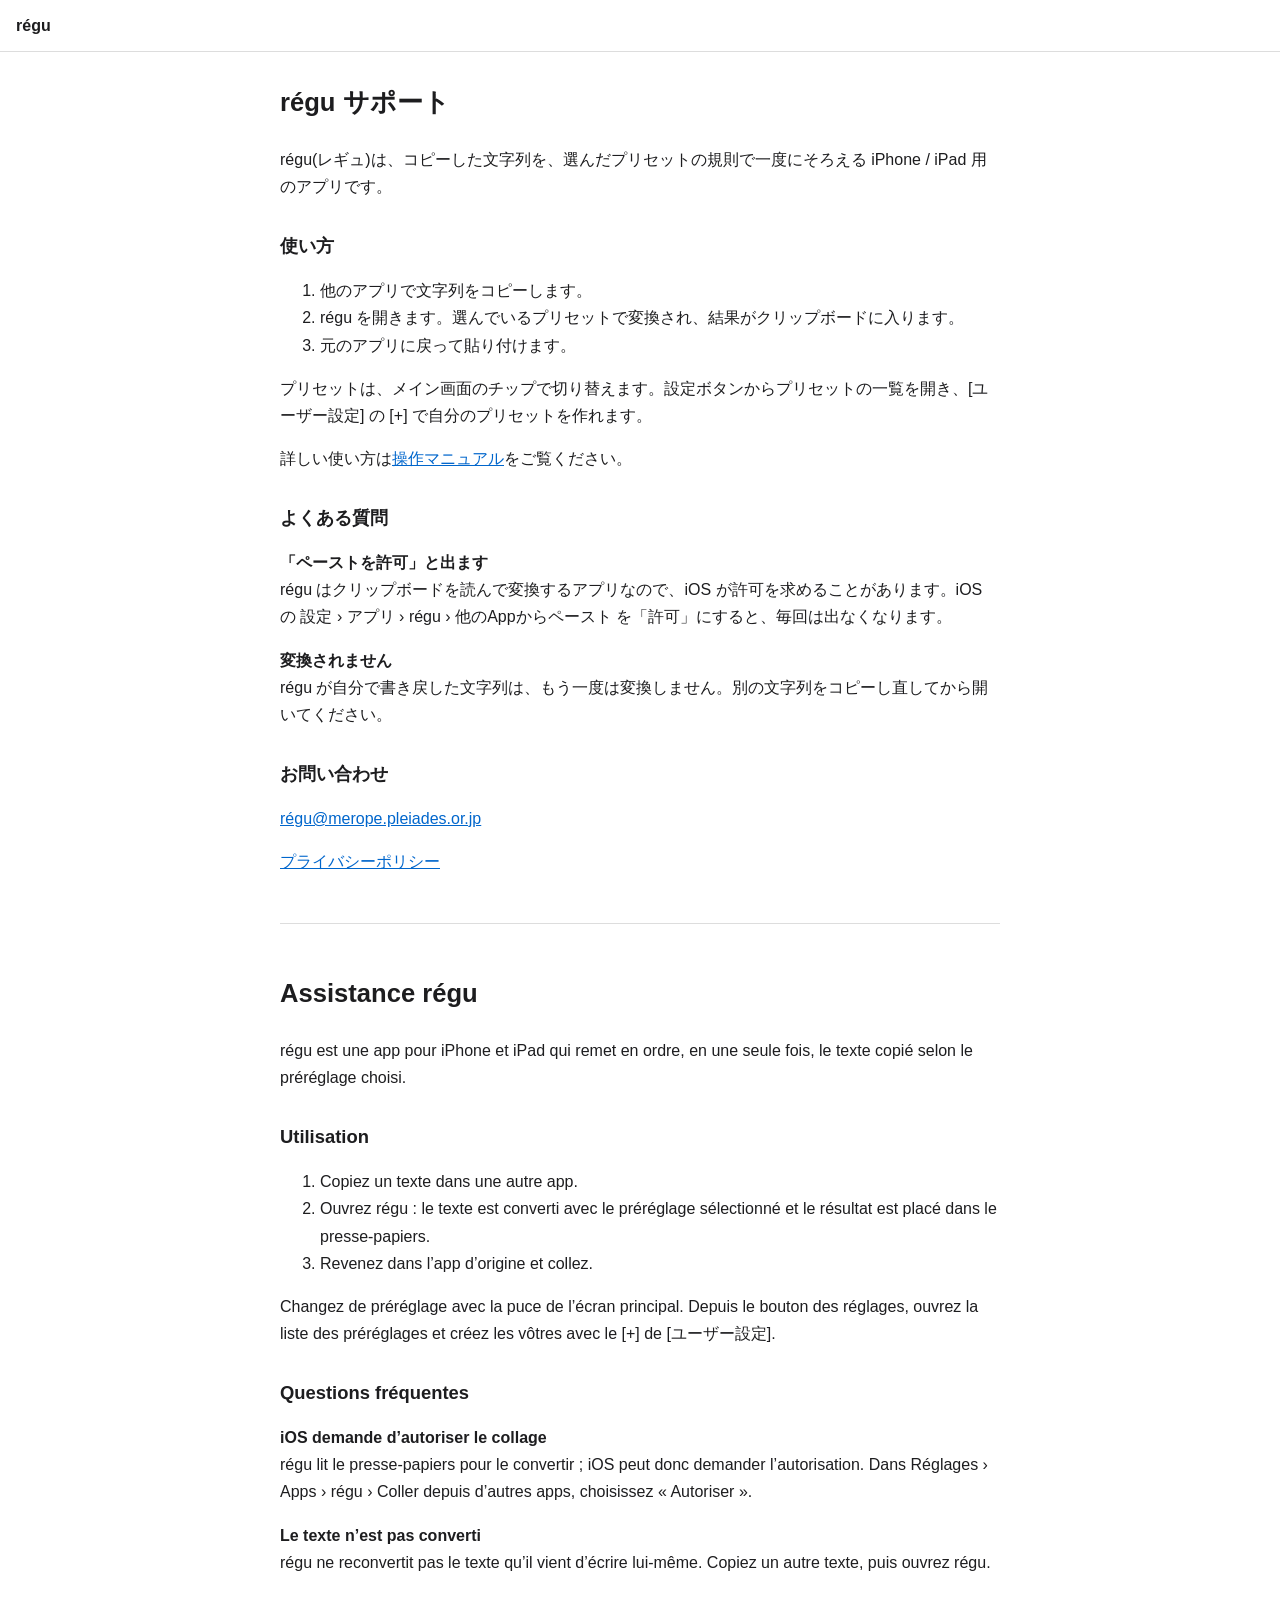
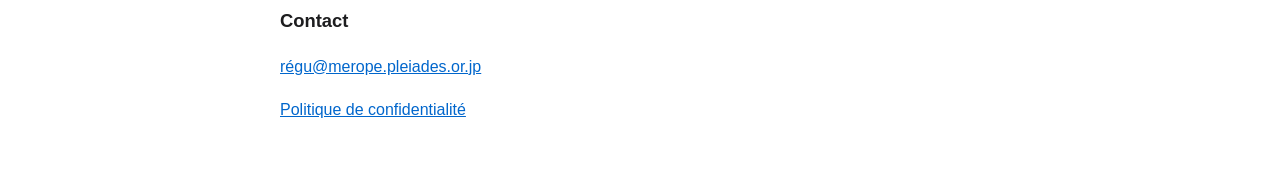
<file: docs/index.html>
<!DOCTYPE html>
<html lang="ja">
<head>
<meta charset="utf-8">
<meta name="viewport" content="width=device-width, initial-scale=1">
<title>régu — サポート / Assistance</title>
<link rel="stylesheet" href="site.css">
</head>
<body>
<header>régu</header>
<main>
<section lang="ja">
  <h1>régu サポート</h1>
  <p>régu(レギュ)は、コピーした文字列を、選んだプリセットの規則で一度にそろえる iPhone / iPad 用のアプリです。</p>
  <h2>使い方</h2>
  <ol>
    <li>他のアプリで文字列をコピーします。</li>
    <li>régu を開きます。選んでいるプリセットで変換され、結果がクリップボードに入ります。</li>
    <li>元のアプリに戻って貼り付けます。</li>
  </ol>
  <p>プリセットは、メイン画面のチップで切り替えます。設定ボタンからプリセットの一覧を開き、[ユーザー設定] の [+] で自分のプリセットを作れます。</p>
  <p>詳しい使い方は<a href="manual/">操作マニュアル</a>をご覧ください。</p>
  <h2>よくある質問</h2>
  <dl>
    <dt>「ペーストを許可」と出ます</dt>
    <dd>régu はクリップボードを読んで変換するアプリなので、iOS が許可を求めることがあります。iOS の 設定 › アプリ › régu › 他のAppからペースト を「許可」にすると、毎回は出なくなります。</dd>
    <dt>変換されません</dt>
    <dd>régu が自分で書き戻した文字列は、もう一度は変換しません。別の文字列をコピーし直してから開いてください。</dd>
  </dl>
  <h2>お問い合わせ</h2>
  <p><a href="mailto:régu@merope.pleiades.or.jp">régu@merope.pleiades.or.jp</a></p>
  <p><a href="privacy.html">プライバシーポリシー</a></p>
</section>
<hr>
<section lang="fr">
  <h1>Assistance régu</h1>
  <p>régu est une app pour iPhone et iPad qui remet en ordre, en une seule fois, le texte copié selon le préréglage choisi.</p>
  <h2>Utilisation</h2>
  <ol>
    <li>Copiez un texte dans une autre app.</li>
    <li>Ouvrez régu : le texte est converti avec le préréglage sélectionné et le résultat est placé dans le presse-papiers.</li>
    <li>Revenez dans l’app d’origine et collez.</li>
  </ol>
  <p>Changez de préréglage avec la puce de l’écran principal. Depuis le bouton des réglages, ouvrez la liste des préréglages et créez les vôtres avec le [+] de [ユーザー設定].</p>
  <h2>Questions fréquentes</h2>
  <dl>
    <dt>iOS demande d’autoriser le collage</dt>
    <dd>régu lit le presse-papiers pour le convertir ; iOS peut donc demander l’autorisation. Dans Réglages › Apps › régu › Coller depuis d’autres apps, choisissez « Autoriser ».</dd>
    <dt>Le texte n’est pas converti</dt>
    <dd>régu ne reconvertit pas le texte qu’il vient d’écrire lui-même. Copiez un autre texte, puis ouvrez régu.</dd>
  </dl>
  <h2>Contact</h2>
  <p><a href="mailto:régu@merope.pleiades.or.jp">régu@merope.pleiades.or.jp</a></p>
  <p><a href="privacy.html">Politique de confidentialité</a></p>
</section>
</main>
</body>
</html>
</file>
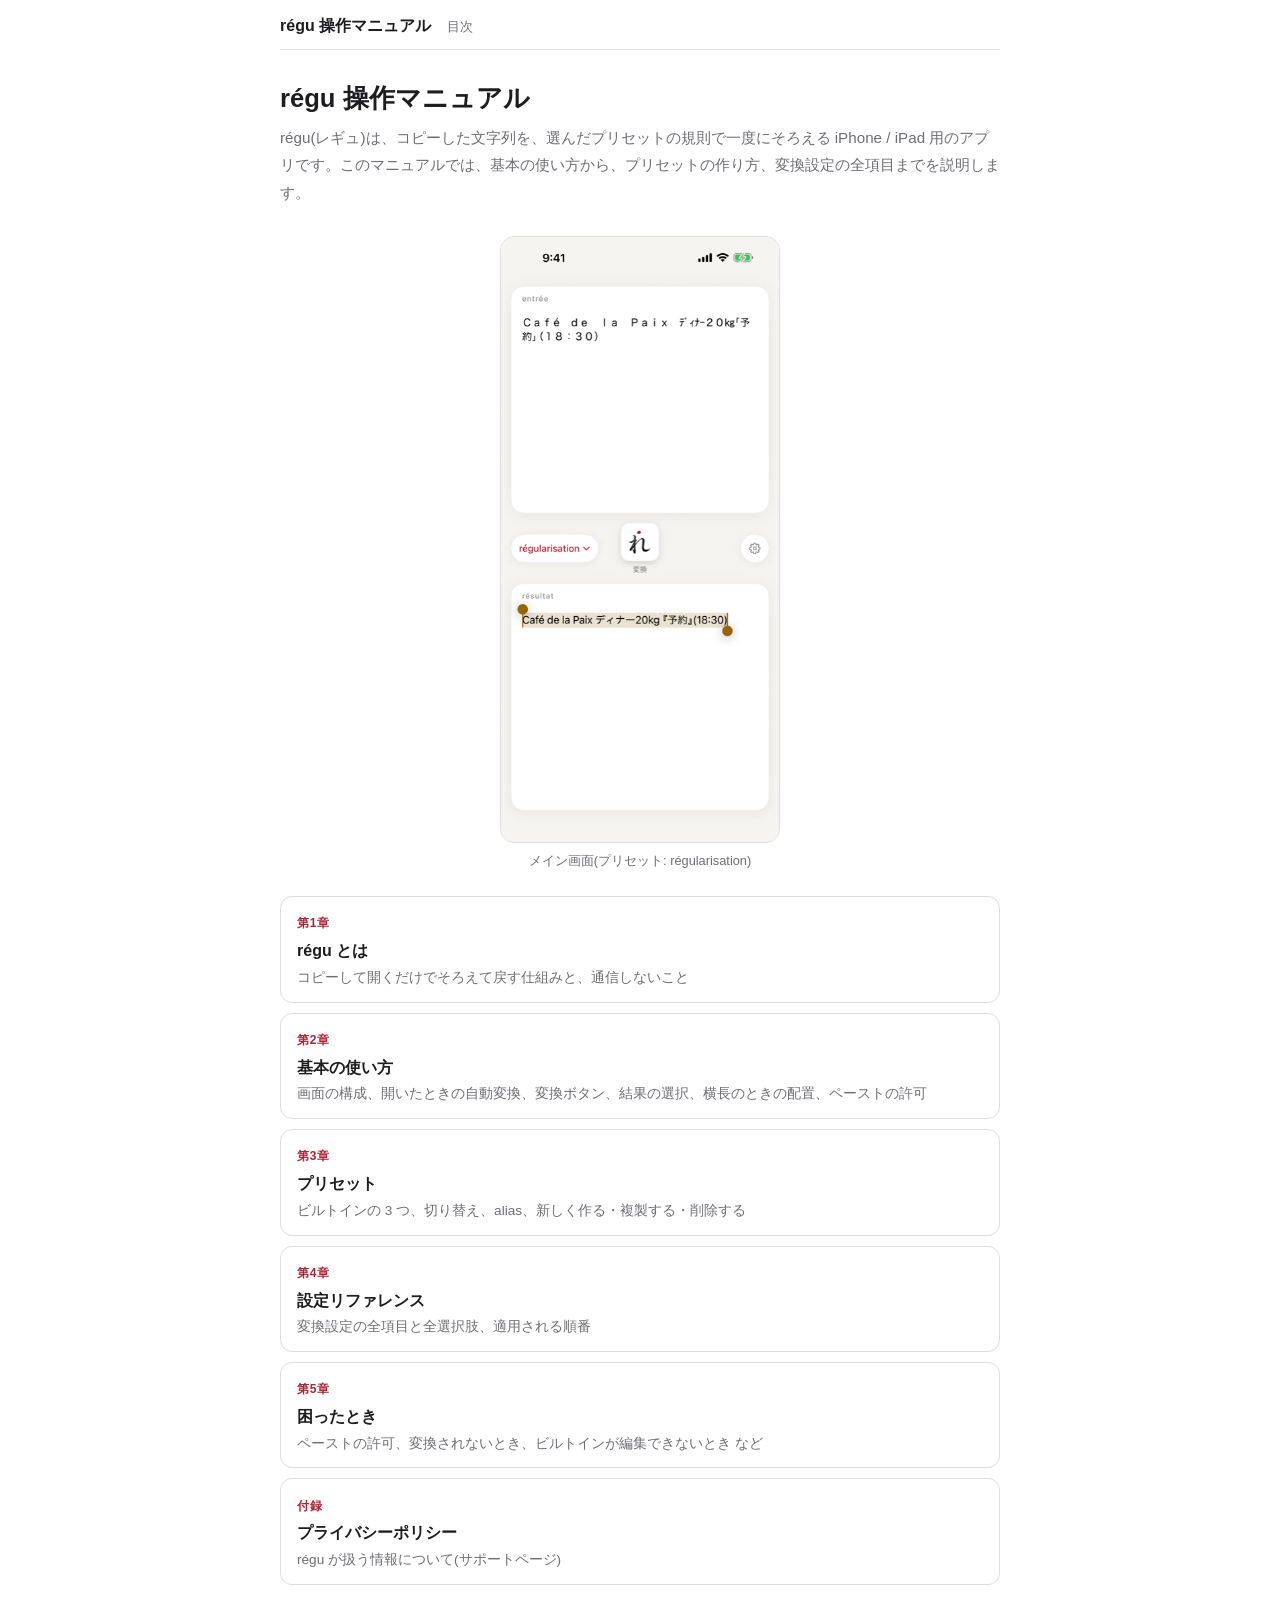
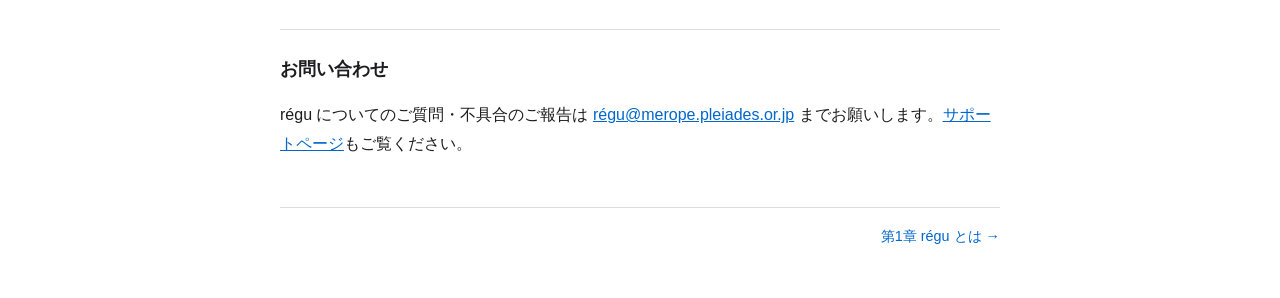
<file: docs/manual/index.html>
<!DOCTYPE html>
<html lang="ja">
<head>
<meta charset="utf-8">
<meta name="viewport" content="width=device-width, initial-scale=1">
<title>régu 操作マニュアル</title>
<link rel="stylesheet" href="assets/manual.css">
</head>
<body>
<header class="site">
  <a class="brand" href="index.html">régu 操作マニュアル</a>
  <nav class="crumbs">目次</nav>
</header>
<main>
  <h1>régu 操作マニュアル</h1>
  <p class="lede">régu(レギュ)は、コピーした文字列を、選んだプリセットの規則で一度にそろえる iPhone / iPad 用のアプリです。このマニュアルでは、基本の使い方から、プリセットの作り方、変換設定の全項目までを説明します。</p>
  <figure>
    <img src="assets/01-regularisation.png" alt="régu のメイン画面。上の entrée に全角の英数字や半角カナを含む文字列、中央にプリセットのチップ régularisation と変換ボタン、下の résultat にそろえた結果が全選択された状態で表示されている" width="414" height="900">
    <figcaption>メイン画面(プリセット: régularisation)</figcaption>
  </figure>
  <ol class="toc">
    <li><a href="concept.html"><span class="no">第1章</span><span class="t">régu とは</span><span class="d">コピーして開くだけでそろえて戻す仕組みと、通信しないこと</span></a></li>
    <li><a href="basics.html"><span class="no">第2章</span><span class="t">基本の使い方</span><span class="d">画面の構成、開いたときの自動変換、変換ボタン、結果の選択、横長のときの配置、ペーストの許可</span></a></li>
    <li><a href="presets.html"><span class="no">第3章</span><span class="t">プリセット</span><span class="d">ビルトインの 3 つ、切り替え、alias、新しく作る・複製する・削除する</span></a></li>
    <li><a href="settings.html"><span class="no">第4章</span><span class="t">設定リファレンス</span><span class="d">変換設定の全項目と全選択肢、適用される順番</span></a></li>
    <li><a href="trouble.html"><span class="no">第5章</span><span class="t">困ったとき</span><span class="d">ペーストの許可、変換されないとき、ビルトインが編集できないとき など</span></a></li>
    <li><a href="../privacy.html"><span class="no">付録</span><span class="t">プライバシーポリシー</span><span class="d">régu が扱う情報について(サポートページ)</span></a></li>
  </ol>
  <h2 id="contact">お問い合わせ</h2>
  <p>régu についてのご質問・不具合のご報告は <a href="mailto:régu@merope.pleiades.or.jp">régu@merope.pleiades.or.jp</a> までお願いします。<a href="../index.html">サポートページ</a>もご覧ください。</p>
</main>
<footer class="pager">
  <span class="spacer"></span>
  <a class="next" href="concept.html">第1章 régu とは →</a>
</footer>
</body>
</html>
</file>
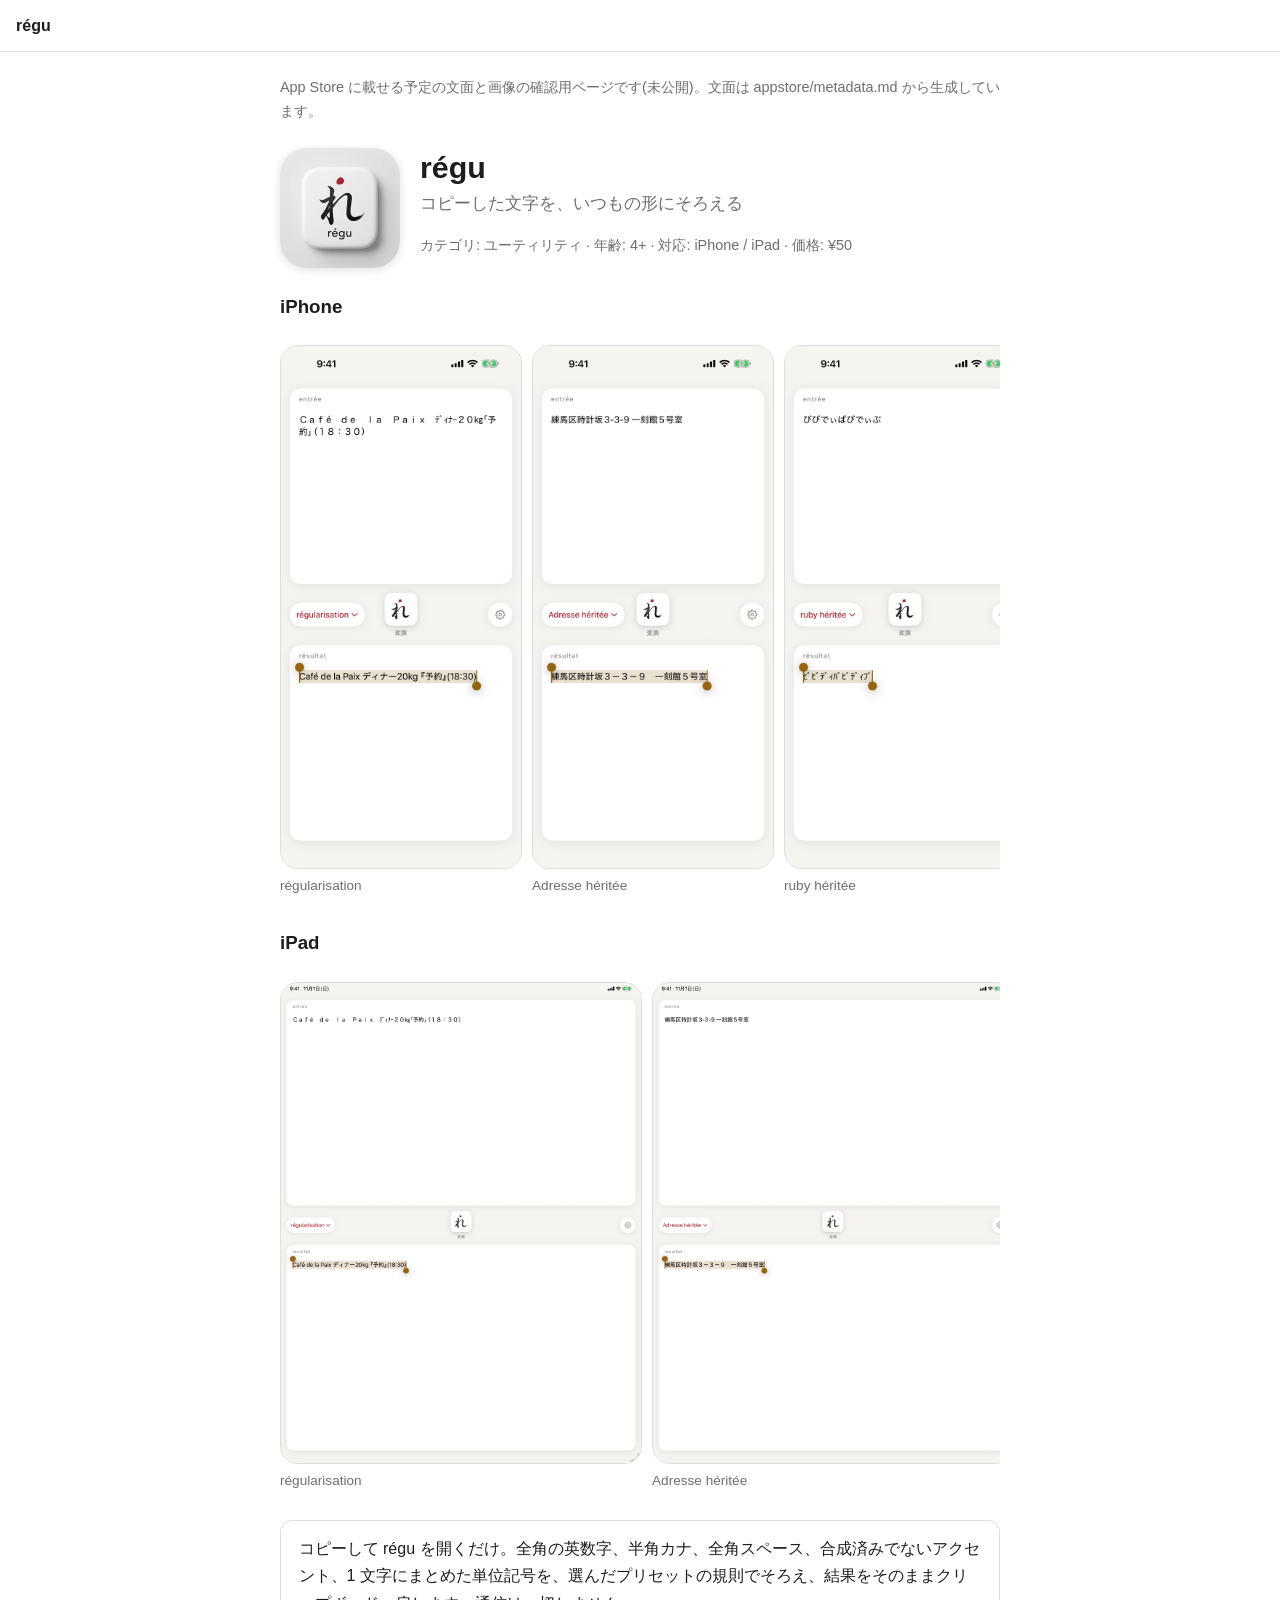
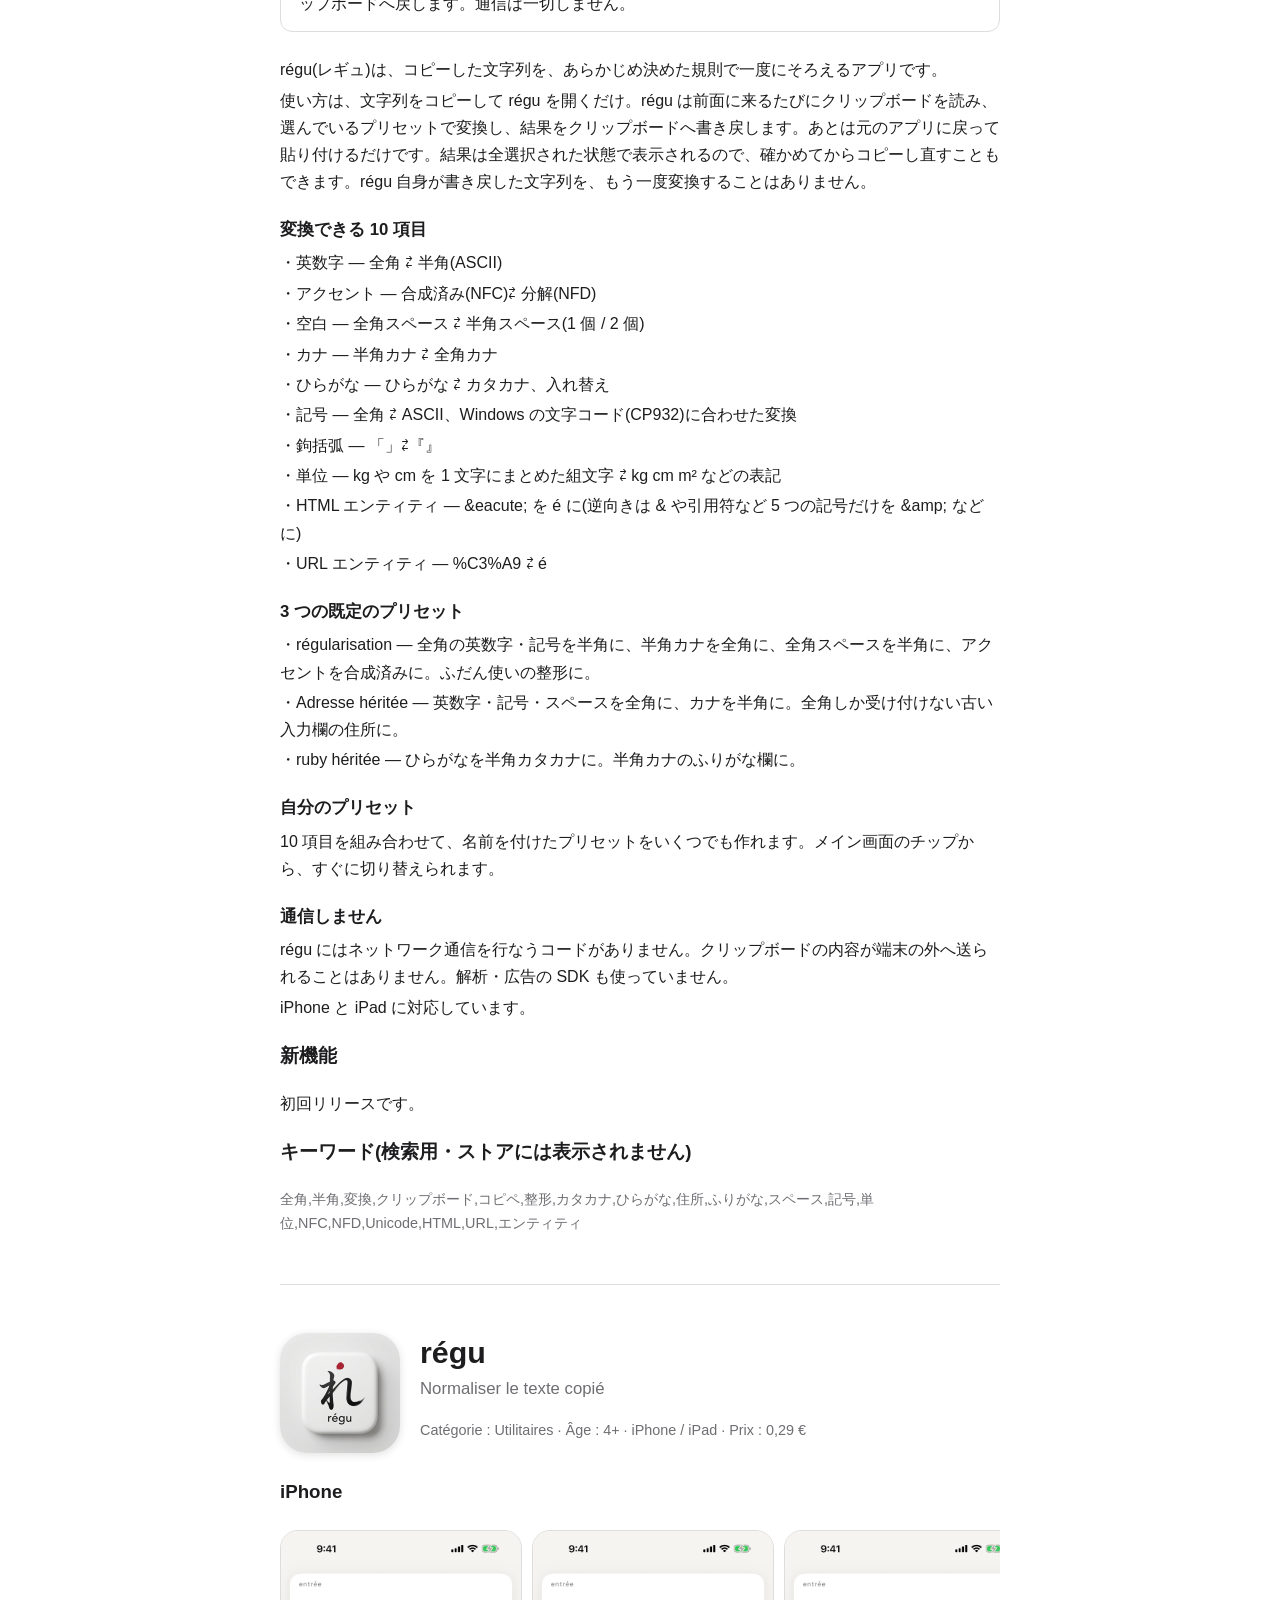
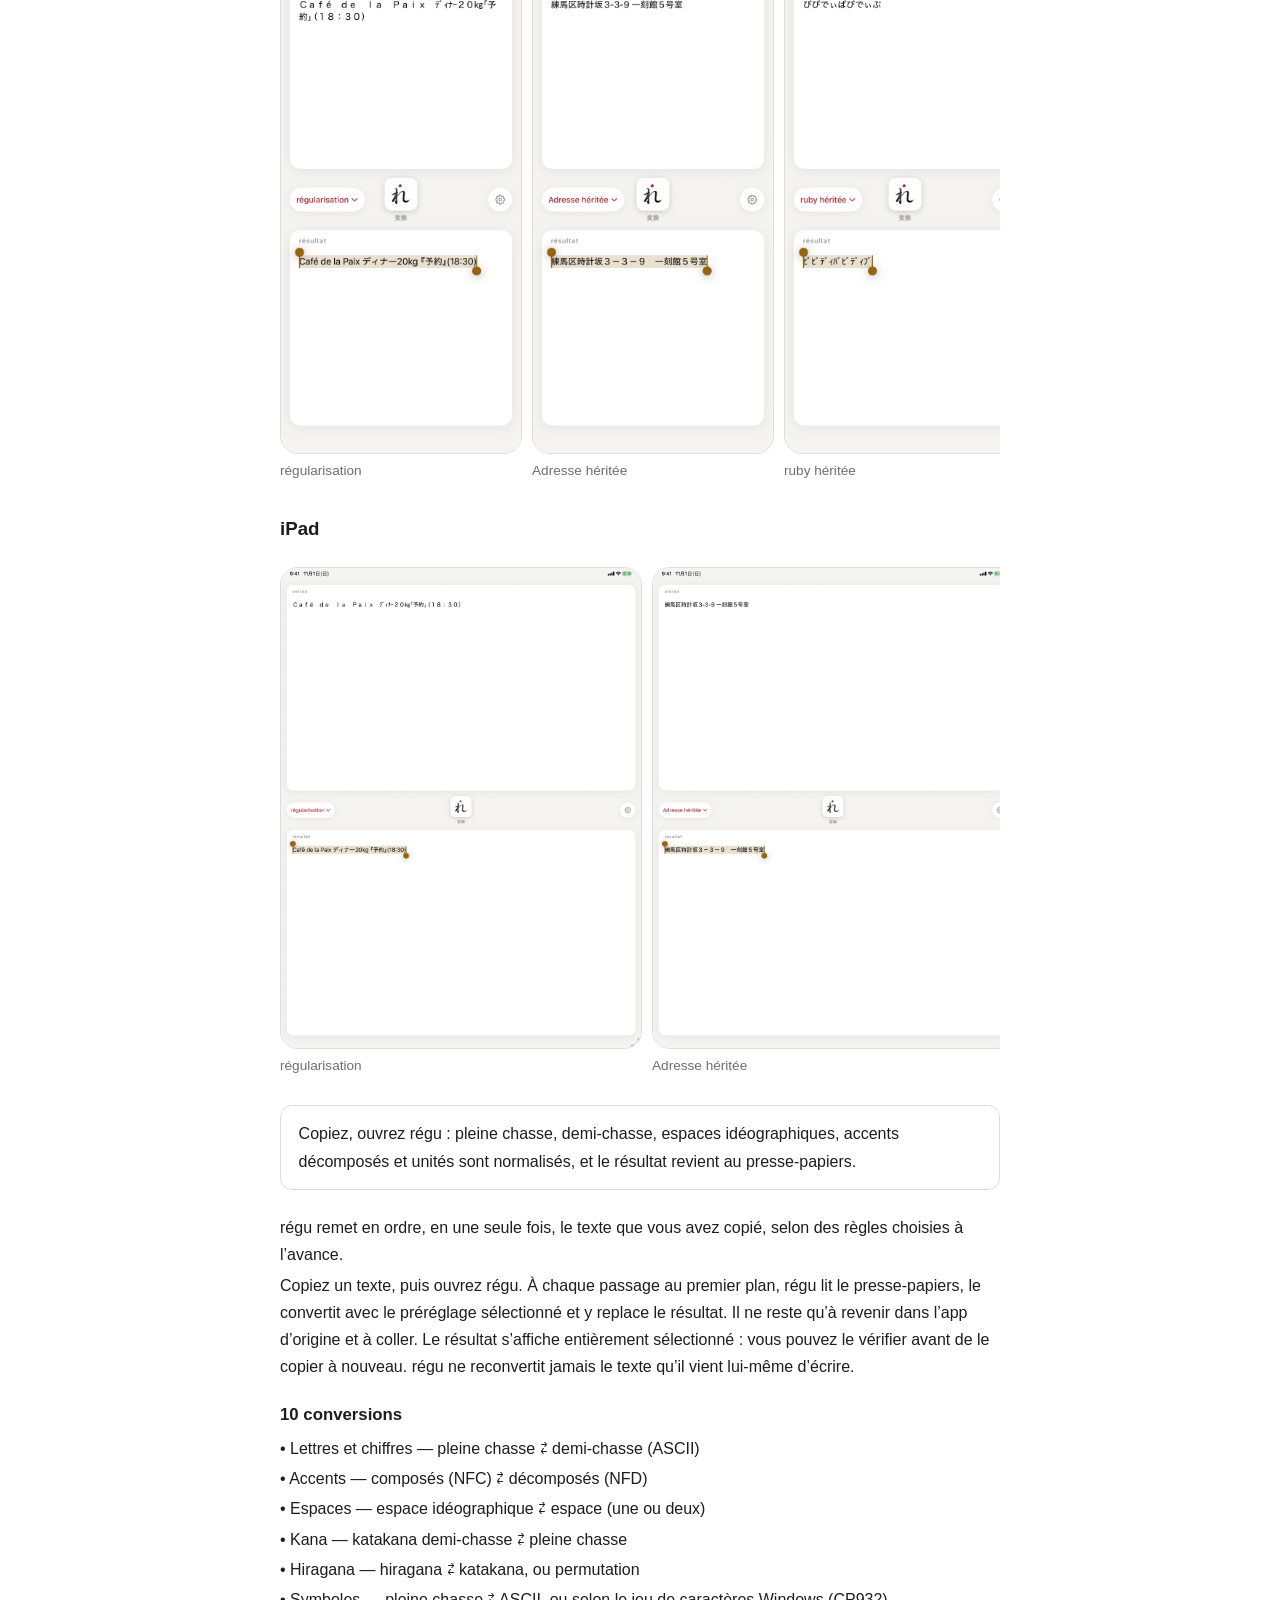
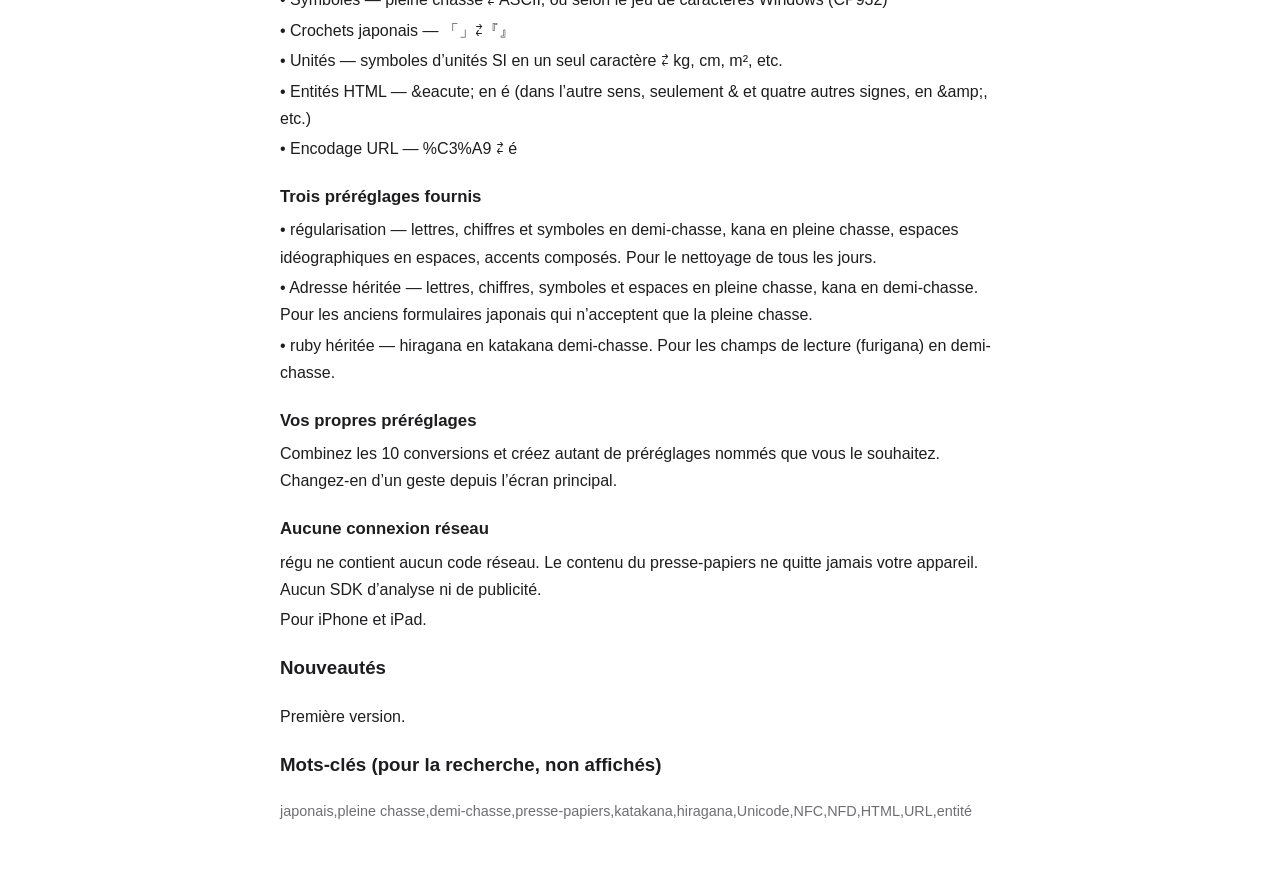
<file: docs/store-preview/index.html>
<!DOCTYPE html>
<html lang="ja">
<head>
<meta charset="utf-8">
<meta name="viewport" content="width=device-width, initial-scale=1">
<meta name="robots" content="noindex">
<title>régu ストア掲載プレビュー</title>
<link rel="stylesheet" href="../site.css">
<style>
  .store-head { display: flex; gap: 20px; align-items: flex-start; margin: 1.5rem 0 1rem; }
  .store-head img { width: 120px; height: 120px; border-radius: 27px; box-shadow: 0 2px 8px rgba(0, 0, 0, .12); flex: none; }
  .store-head h1 { margin: 0; font-size: 1.9rem; line-height: 1.3; }
  .store-head .sub { margin: .2rem 0 0; color: var(--muted); font-size: 1.05rem; }
  .promo { border: 1px solid color-mix(in srgb, var(--fg) 15%, transparent); border-radius: 12px; padding: .9rem 1.1rem; margin: 1rem 0 1.5rem; }
  .gallery { display: flex; gap: 12px; overflow-x: auto; padding: 4px 0 12px; scroll-snap-type: x mandatory; }
  .gallery figure { flex: 0 0 auto; margin: 0; scroll-snap-align: start; }
  .gallery figure.iphone { width: min(62vw, 240px); }
  .gallery figure.ipad { width: min(80vw, 360px); }
  .gallery img { width: 100%; height: auto; border-radius: 18px; border: 1px solid color-mix(in srgb, var(--fg) 15%, transparent); display: block; }
  .gallery figcaption { font-size: .85rem; color: var(--muted); margin-top: .3rem; }
  .desc h3 { margin: 1.3rem 0 .3rem; font-size: 1.05rem; }
  .desc p { margin: .2rem 0; }
  .meta { color: var(--muted); font-size: .9rem; }
</style>
</head>
<body>
<header>régu</header>
<main>
  <p class="meta">App Store に載せる予定の文面と画像の確認用ページです(未公開)。文面は appstore/metadata.md から生成しています。</p>
  <section lang="ja">
  <div class="store-head">
    <img src="icon.png" alt="">
    <div>
      <h1>régu</h1>
      <p class="sub">コピーした文字を、いつもの形にそろえる</p>
      <p class="meta">カテゴリ: ユーティリティ · 年齢: 4+ · 対応: iPhone / iPad · 価格: ¥50</p>
    </div>
  </div>
  <h3>iPhone</h3><div class="gallery"><figure class="iphone"><img src="01-regularisation-iphone.png" alt="régularisation" width="1320" height="2868" loading="lazy"><figcaption>régularisation</figcaption></figure><figure class="iphone"><img src="02-adresse-iphone.png" alt="Adresse héritée" width="1320" height="2868" loading="lazy"><figcaption>Adresse héritée</figcaption></figure><figure class="iphone"><img src="03-ruby-iphone.png" alt="ruby héritée" width="1320" height="2868" loading="lazy"><figcaption>ruby héritée</figcaption></figure><figure class="iphone"><img src="04-presets-iphone.png" alt="プリセットの一覧" width="1320" height="2868" loading="lazy"><figcaption>プリセットの一覧</figcaption></figure><figure class="iphone"><img src="05-editor-iphone.png" alt="プリセットの設定" width="1320" height="2868" loading="lazy"><figcaption>プリセットの設定</figcaption></figure></div>
  <h3>iPad</h3><div class="gallery"><figure class="ipad"><img src="01-regularisation-ipad.png" alt="régularisation" width="2064" height="2752" loading="lazy"><figcaption>régularisation</figcaption></figure><figure class="ipad"><img src="02-adresse-ipad.png" alt="Adresse héritée" width="2064" height="2752" loading="lazy"><figcaption>Adresse héritée</figcaption></figure><figure class="ipad"><img src="03-ruby-ipad.png" alt="ruby héritée" width="2064" height="2752" loading="lazy"><figcaption>ruby héritée</figcaption></figure><figure class="ipad"><img src="04-presets-ipad.png" alt="プリセットの一覧" width="2064" height="2752" loading="lazy"><figcaption>プリセットの一覧</figcaption></figure><figure class="ipad"><img src="05-editor-ipad.png" alt="プリセットの設定" width="2064" height="2752" loading="lazy"><figcaption>プリセットの設定</figcaption></figure></div>
  <div class="promo">コピーして régu を開くだけ。全角の英数字、半角カナ、全角スペース、合成済みでないアクセント、1 文字にまとめた単位記号を、選んだプリセットの規則でそろえ、結果をそのままクリップボードへ戻します。通信は一切しません。</div>
  <div class="desc"><p>régu(レギュ)は、コピーした文字列を、あらかじめ決めた規則で一度にそろえるアプリです。</p><p>使い方は、文字列をコピーして régu を開くだけ。régu は前面に来るたびにクリップボードを読み、選んでいるプリセットで変換し、結果をクリップボードへ書き戻します。あとは元のアプリに戻って貼り付けるだけです。結果は全選択された状態で表示されるので、確かめてからコピーし直すこともできます。régu 自身が書き戻した文字列を、もう一度変換することはありません。</p><h3>変換できる 10 項目</h3><p>・英数字 — 全角 ⇄ 半角(ASCII)</p><p>・アクセント — 合成済み(NFC)⇄ 分解(NFD)</p><p>・空白 — 全角スペース ⇄ 半角スペース(1 個 / 2 個)</p><p>・カナ — 半角カナ ⇄ 全角カナ</p><p>・ひらがな — ひらがな ⇄ カタカナ、入れ替え</p><p>・記号 — 全角 ⇄ ASCII、Windows の文字コード(CP932)に合わせた変換</p><p>・鉤括弧 — 「」⇄『』</p><p>・単位 — kg や cm を 1 文字にまとめた組文字 ⇄ kg cm m² などの表記</p><p>・HTML エンティティ — &amp;eacute; を é に(逆向きは &amp; や引用符など 5 つの記号だけを &amp;amp; などに)</p><p>・URL エンティティ — %C3%A9 ⇄ é</p><h3>3 つの既定のプリセット</h3><p>・régularisation — 全角の英数字・記号を半角に、半角カナを全角に、全角スペースを半角に、アクセントを合成済みに。ふだん使いの整形に。</p><p>・Adresse héritée — 英数字・記号・スペースを全角に、カナを半角に。全角しか受け付けない古い入力欄の住所に。</p><p>・ruby héritée — ひらがなを半角カタカナに。半角カナのふりがな欄に。</p><h3>自分のプリセット</h3><p>10 項目を組み合わせて、名前を付けたプリセットをいくつでも作れます。メイン画面のチップから、すぐに切り替えられます。</p><h3>通信しません</h3><p>régu にはネットワーク通信を行なうコードがありません。クリップボードの内容が端末の外へ送られることはありません。解析・広告の SDK も使っていません。</p><p>iPhone と iPad に対応しています。</p></div>
  <h3>新機能</h3>
  <p>初回リリースです。</p>
  <h3>キーワード(検索用・ストアには表示されません)</h3>
  <p class="meta">全角,半角,変換,クリップボード,コピペ,整形,カタカナ,ひらがな,住所,ふりがな,スペース,記号,単位,NFC,NFD,Unicode,HTML,URL,エンティティ</p>
</section>
  <hr>
  <section lang="fr">
  <div class="store-head">
    <img src="icon.png" alt="">
    <div>
      <h1>régu</h1>
      <p class="sub">Normaliser le texte copié</p>
      <p class="meta">Catégorie : Utilitaires · Âge : 4+ · iPhone / iPad · Prix : 0,29 €</p>
    </div>
  </div>
  <h3>iPhone</h3><div class="gallery"><figure class="iphone"><img src="01-regularisation-iphone.png" alt="régularisation" width="1320" height="2868" loading="lazy"><figcaption>régularisation</figcaption></figure><figure class="iphone"><img src="02-adresse-iphone.png" alt="Adresse héritée" width="1320" height="2868" loading="lazy"><figcaption>Adresse héritée</figcaption></figure><figure class="iphone"><img src="03-ruby-iphone.png" alt="ruby héritée" width="1320" height="2868" loading="lazy"><figcaption>ruby héritée</figcaption></figure><figure class="iphone"><img src="04-presets-iphone.png" alt="Liste des préréglages" width="1320" height="2868" loading="lazy"><figcaption>Liste des préréglages</figcaption></figure><figure class="iphone"><img src="05-editor-iphone.png" alt="Réglages d’un préréglage" width="1320" height="2868" loading="lazy"><figcaption>Réglages d’un préréglage</figcaption></figure></div>
  <h3>iPad</h3><div class="gallery"><figure class="ipad"><img src="01-regularisation-ipad.png" alt="régularisation" width="2064" height="2752" loading="lazy"><figcaption>régularisation</figcaption></figure><figure class="ipad"><img src="02-adresse-ipad.png" alt="Adresse héritée" width="2064" height="2752" loading="lazy"><figcaption>Adresse héritée</figcaption></figure><figure class="ipad"><img src="03-ruby-ipad.png" alt="ruby héritée" width="2064" height="2752" loading="lazy"><figcaption>ruby héritée</figcaption></figure><figure class="ipad"><img src="04-presets-ipad.png" alt="Liste des préréglages" width="2064" height="2752" loading="lazy"><figcaption>Liste des préréglages</figcaption></figure><figure class="ipad"><img src="05-editor-ipad.png" alt="Réglages d’un préréglage" width="2064" height="2752" loading="lazy"><figcaption>Réglages d’un préréglage</figcaption></figure></div>
  <div class="promo">Copiez, ouvrez régu : pleine chasse, demi-chasse, espaces idéographiques, accents décomposés et unités sont normalisés, et le résultat revient au presse-papiers.</div>
  <div class="desc"><p>régu remet en ordre, en une seule fois, le texte que vous avez copié, selon des règles choisies à l’avance.</p><p>Copiez un texte, puis ouvrez régu. À chaque passage au premier plan, régu lit le presse-papiers, le convertit avec le préréglage sélectionné et y replace le résultat. Il ne reste qu’à revenir dans l’app d’origine et à coller. Le résultat s’affiche entièrement sélectionné : vous pouvez le vérifier avant de le copier à nouveau. régu ne reconvertit jamais le texte qu’il vient lui-même d’écrire.</p><h3>10 conversions</h3><p>• Lettres et chiffres — pleine chasse ⇄ demi-chasse (ASCII)</p><p>• Accents — composés (NFC) ⇄ décomposés (NFD)</p><p>• Espaces — espace idéographique ⇄ espace (une ou deux)</p><p>• Kana — katakana demi-chasse ⇄ pleine chasse</p><p>• Hiragana — hiragana ⇄ katakana, ou permutation</p><p>• Symboles — pleine chasse ⇄ ASCII, ou selon le jeu de caractères Windows (CP932)</p><p>• Crochets japonais — 「」⇄『』</p><p>• Unités — symboles d’unités SI en un seul caractère ⇄ kg, cm, m², etc.</p><p>• Entités HTML — &amp;eacute; en é (dans l’autre sens, seulement &amp; et quatre autres signes, en &amp;amp;, etc.)</p><p>• Encodage URL — %C3%A9 ⇄ é</p><h3>Trois préréglages fournis</h3><p>• régularisation — lettres, chiffres et symboles en demi-chasse, kana en pleine chasse, espaces idéographiques en espaces, accents composés. Pour le nettoyage de tous les jours.</p><p>• Adresse héritée — lettres, chiffres, symboles et espaces en pleine chasse, kana en demi-chasse. Pour les anciens formulaires japonais qui n’acceptent que la pleine chasse.</p><p>• ruby héritée — hiragana en katakana demi-chasse. Pour les champs de lecture (furigana) en demi-chasse.</p><h3>Vos propres préréglages</h3><p>Combinez les 10 conversions et créez autant de préréglages nommés que vous le souhaitez. Changez-en d’un geste depuis l’écran principal.</p><h3>Aucune connexion réseau</h3><p>régu ne contient aucun code réseau. Le contenu du presse-papiers ne quitte jamais votre appareil. Aucun SDK d’analyse ni de publicité.</p><p>Pour iPhone et iPad.</p></div>
  <h3>Nouveautés</h3>
  <p>Première version.</p>
  <h3>Mots-clés (pour la recherche, non affichés)</h3>
  <p class="meta">japonais,pleine chasse,demi-chasse,presse-papiers,katakana,hiragana,Unicode,NFC,NFD,HTML,URL,entité</p>
</section>
</main>
</body>
</html>
</file>
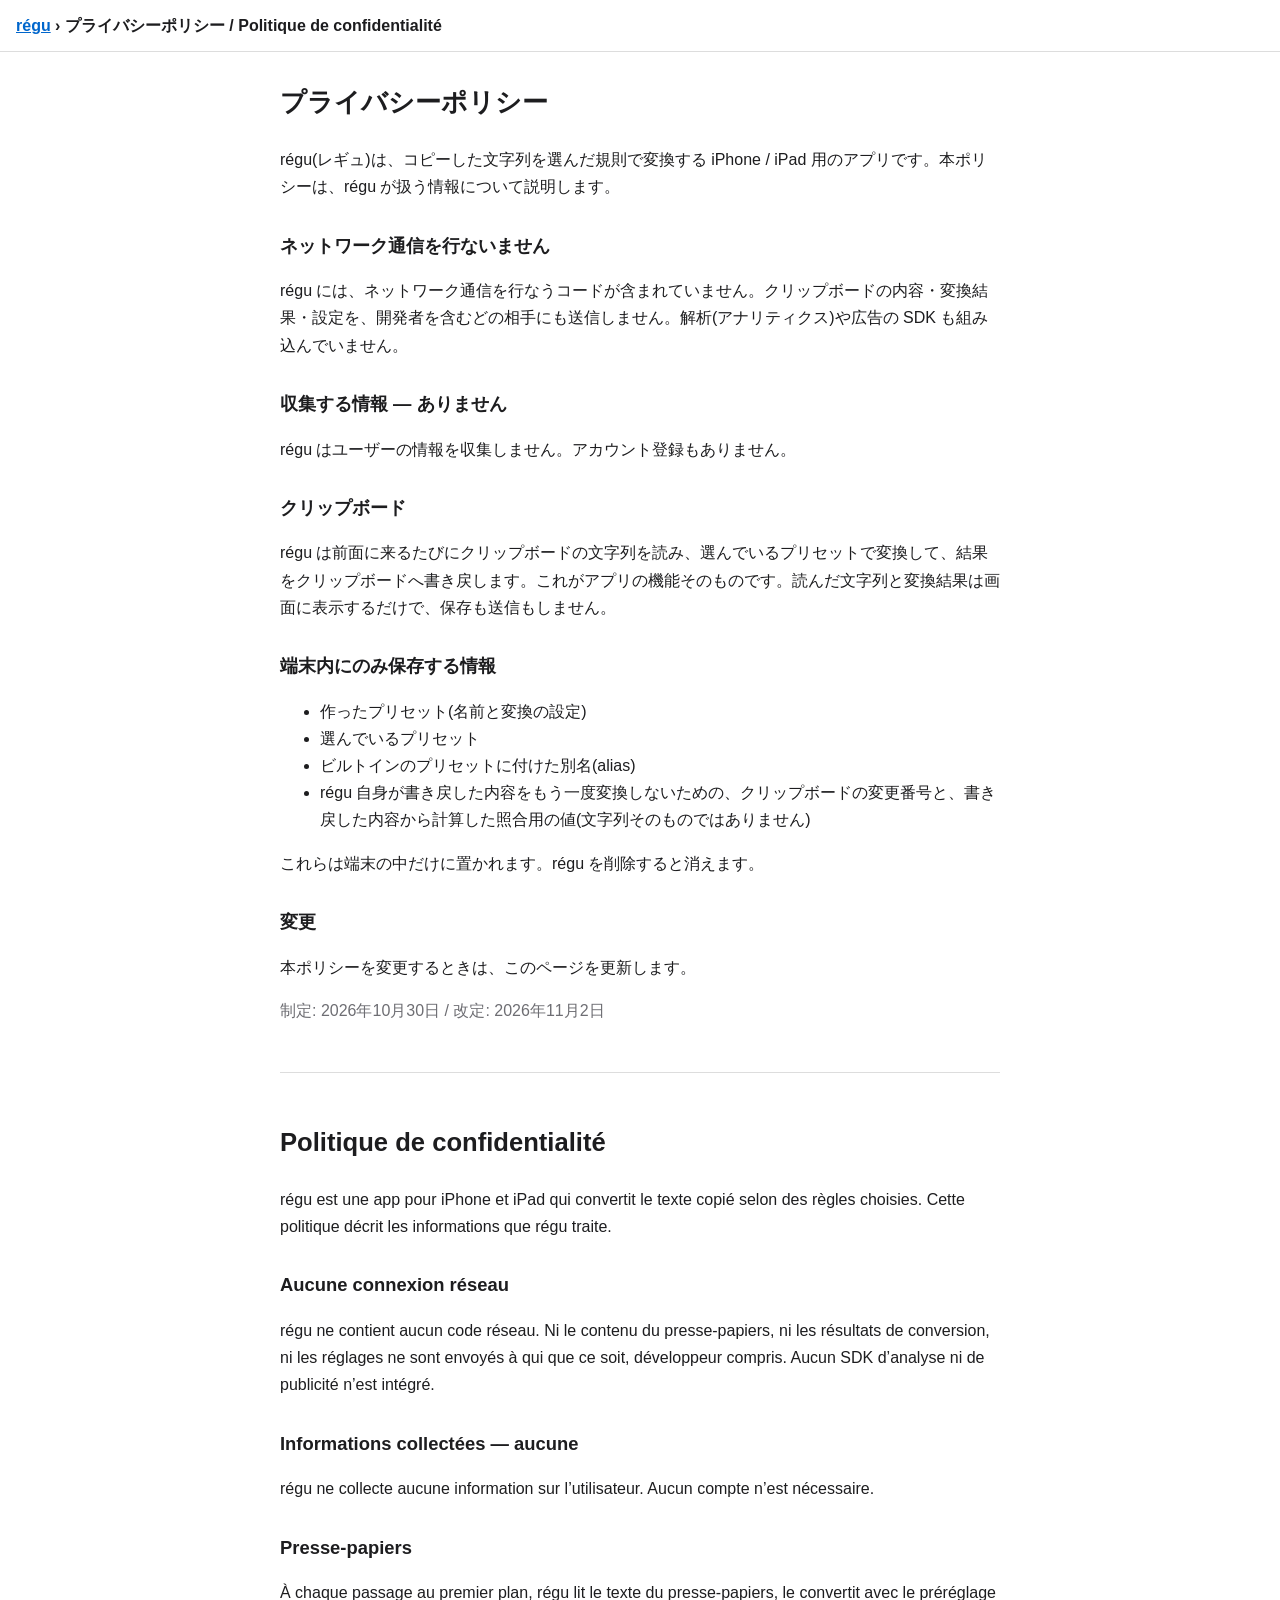
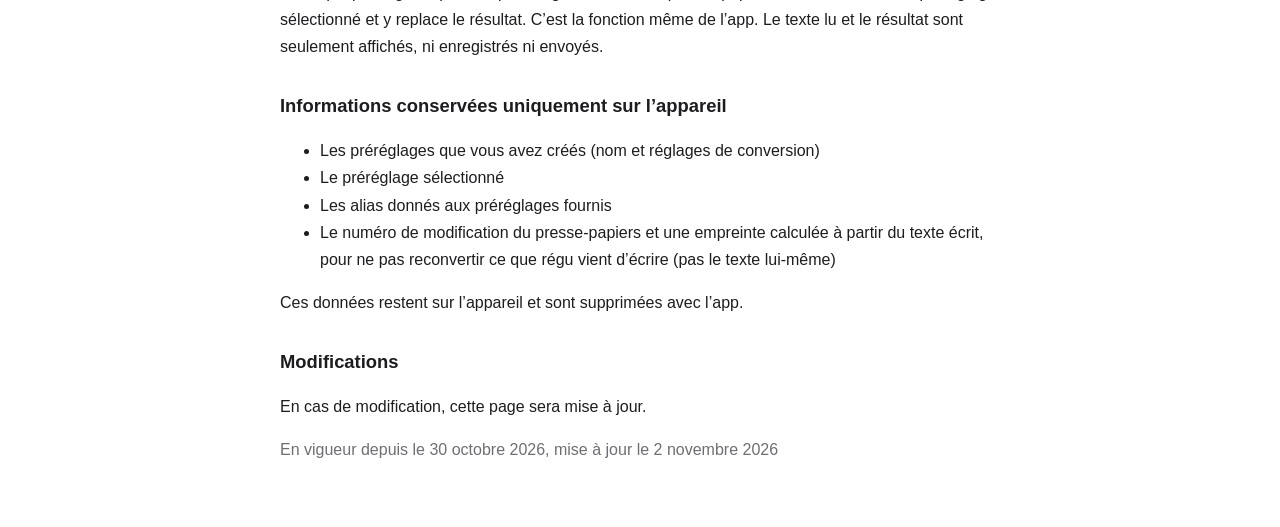
<file: docs/privacy.html>
<!DOCTYPE html>
<html lang="ja">
<head>
<meta charset="utf-8">
<meta name="viewport" content="width=device-width, initial-scale=1">
<title>プライバシーポリシー — régu</title>
<link rel="stylesheet" href="site.css">
</head>
<body>
<header><a href="index.html">régu</a> › プライバシーポリシー / Politique de confidentialité</header>
<main>
<section lang="ja">
  <h1>プライバシーポリシー</h1>
  <p>régu(レギュ)は、コピーした文字列を選んだ規則で変換する iPhone / iPad 用のアプリです。本ポリシーは、régu が扱う情報について説明します。</p>
  <h2>ネットワーク通信を行ないません</h2>
  <p>régu には、ネットワーク通信を行なうコードが含まれていません。クリップボードの内容・変換結果・設定を、開発者を含むどの相手にも送信しません。解析(アナリティクス)や広告の SDK も組み込んでいません。</p>
  <h2>収集する情報 — ありません</h2>
  <p>régu はユーザーの情報を収集しません。アカウント登録もありません。</p>
  <h2>クリップボード</h2>
  <p>régu は前面に来るたびにクリップボードの文字列を読み、選んでいるプリセットで変換して、結果をクリップボードへ書き戻します。これがアプリの機能そのものです。読んだ文字列と変換結果は画面に表示するだけで、保存も送信もしません。</p>
  <h2>端末内にのみ保存する情報</h2>
  <ul>
    <li>作ったプリセット(名前と変換の設定)</li>
    <li>選んでいるプリセット</li>
    <li>ビルトインのプリセットに付けた別名(alias)</li>
    <li>régu 自身が書き戻した内容をもう一度変換しないための、クリップボードの変更番号と、書き戻した内容から計算した照合用の値(文字列そのものではありません)</li>
  </ul>
  <p>これらは端末の中だけに置かれます。régu を削除すると消えます。</p>
  <h2>変更</h2>
  <p>本ポリシーを変更するときは、このページを更新します。</p>
  <p class="date">制定: 2026年10月30日 / 改定: 2026年11月2日</p>
</section>
<hr>
<section lang="fr">
  <h1>Politique de confidentialité</h1>
  <p>régu est une app pour iPhone et iPad qui convertit le texte copié selon des règles choisies. Cette politique décrit les informations que régu traite.</p>
  <h2>Aucune connexion réseau</h2>
  <p>régu ne contient aucun code réseau. Ni le contenu du presse-papiers, ni les résultats de conversion, ni les réglages ne sont envoyés à qui que ce soit, développeur compris. Aucun SDK d’analyse ni de publicité n’est intégré.</p>
  <h2>Informations collectées — aucune</h2>
  <p>régu ne collecte aucune information sur l’utilisateur. Aucun compte n’est nécessaire.</p>
  <h2>Presse-papiers</h2>
  <p>À chaque passage au premier plan, régu lit le texte du presse-papiers, le convertit avec le préréglage sélectionné et y replace le résultat. C’est la fonction même de l’app. Le texte lu et le résultat sont seulement affichés, ni enregistrés ni envoyés.</p>
  <h2>Informations conservées uniquement sur l’appareil</h2>
  <ul>
    <li>Les préréglages que vous avez créés (nom et réglages de conversion)</li>
    <li>Le préréglage sélectionné</li>
    <li>Les alias donnés aux préréglages fournis</li>
    <li>Le numéro de modification du presse-papiers et une empreinte calculée à partir du texte écrit, pour ne pas reconvertir ce que régu vient d’écrire (pas le texte lui-même)</li>
  </ul>
  <p>Ces données restent sur l’appareil et sont supprimées avec l’app.</p>
  <h2>Modifications</h2>
  <p>En cas de modification, cette page sera mise à jour.</p>
  <p class="date">En vigueur depuis le 30 octobre 2026, mise à jour le 2 novembre 2026</p>
</section>
</main>
</body>
</html>
</file>
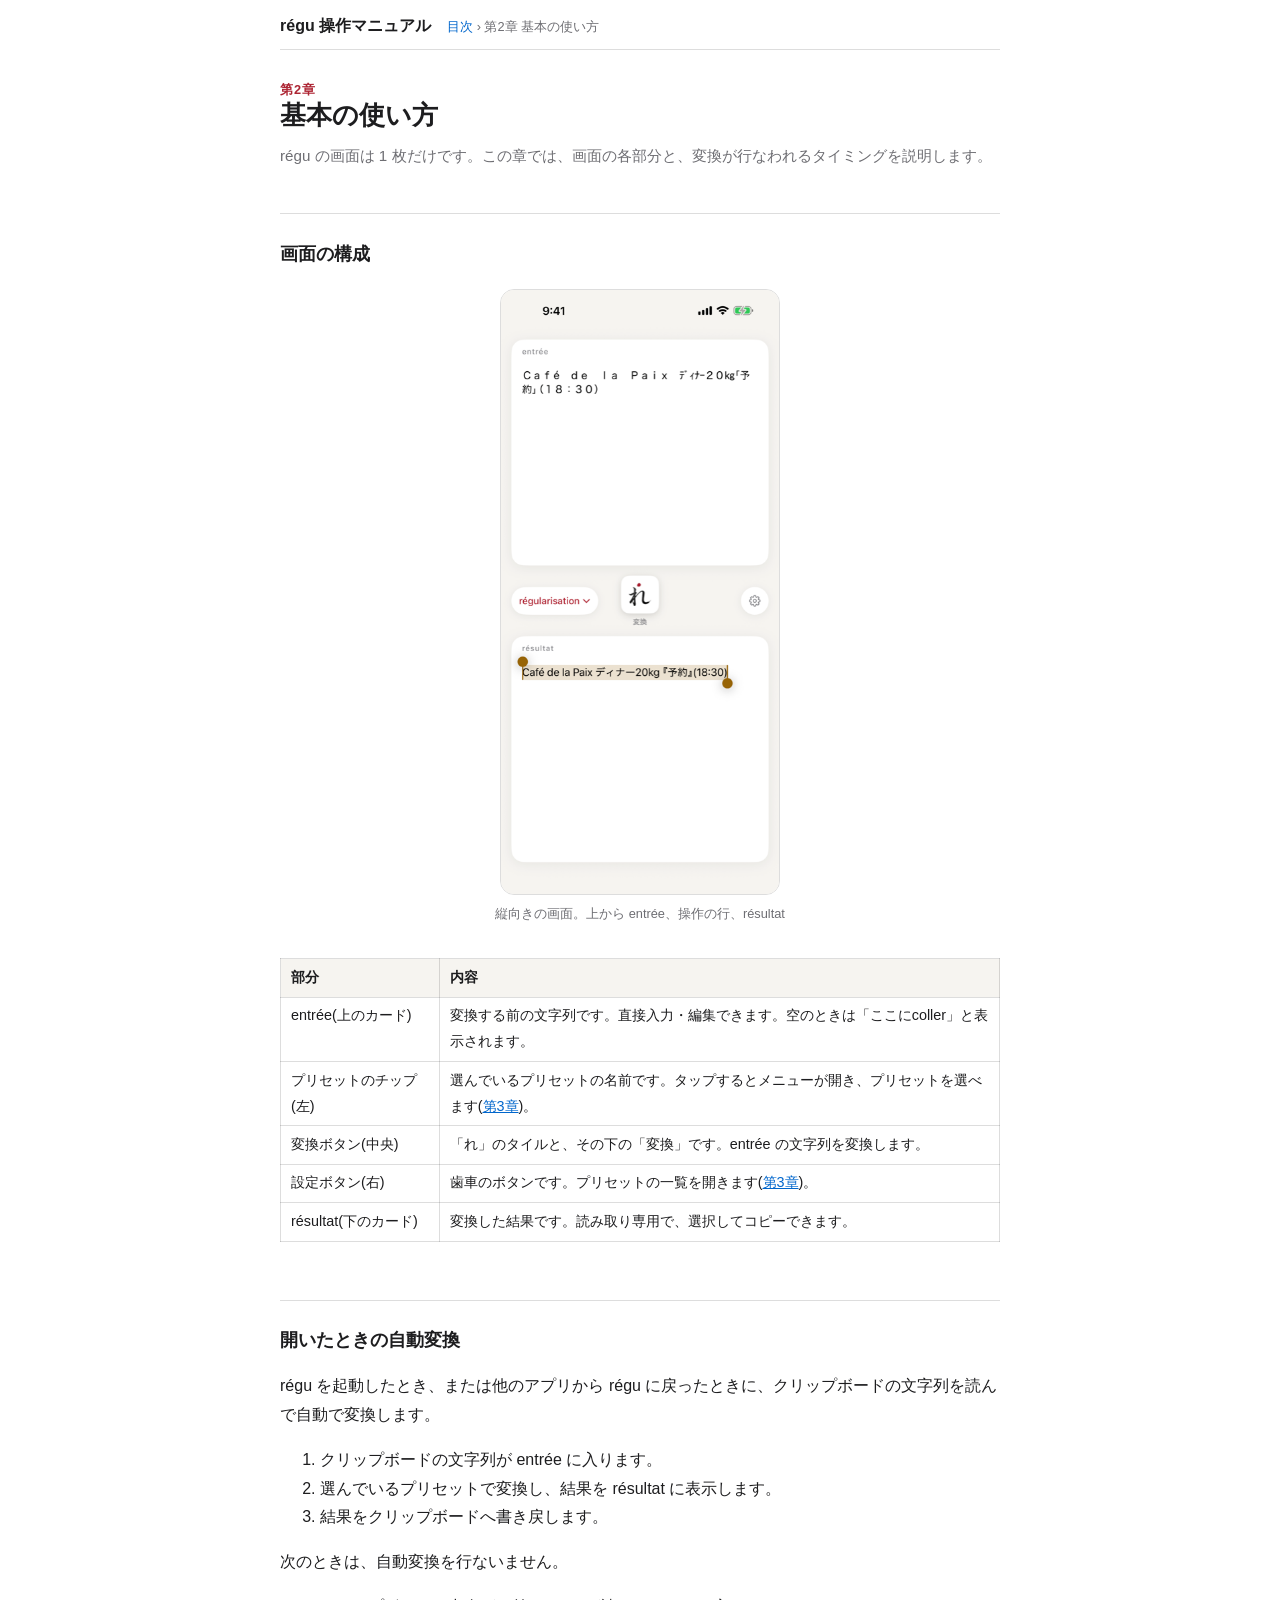
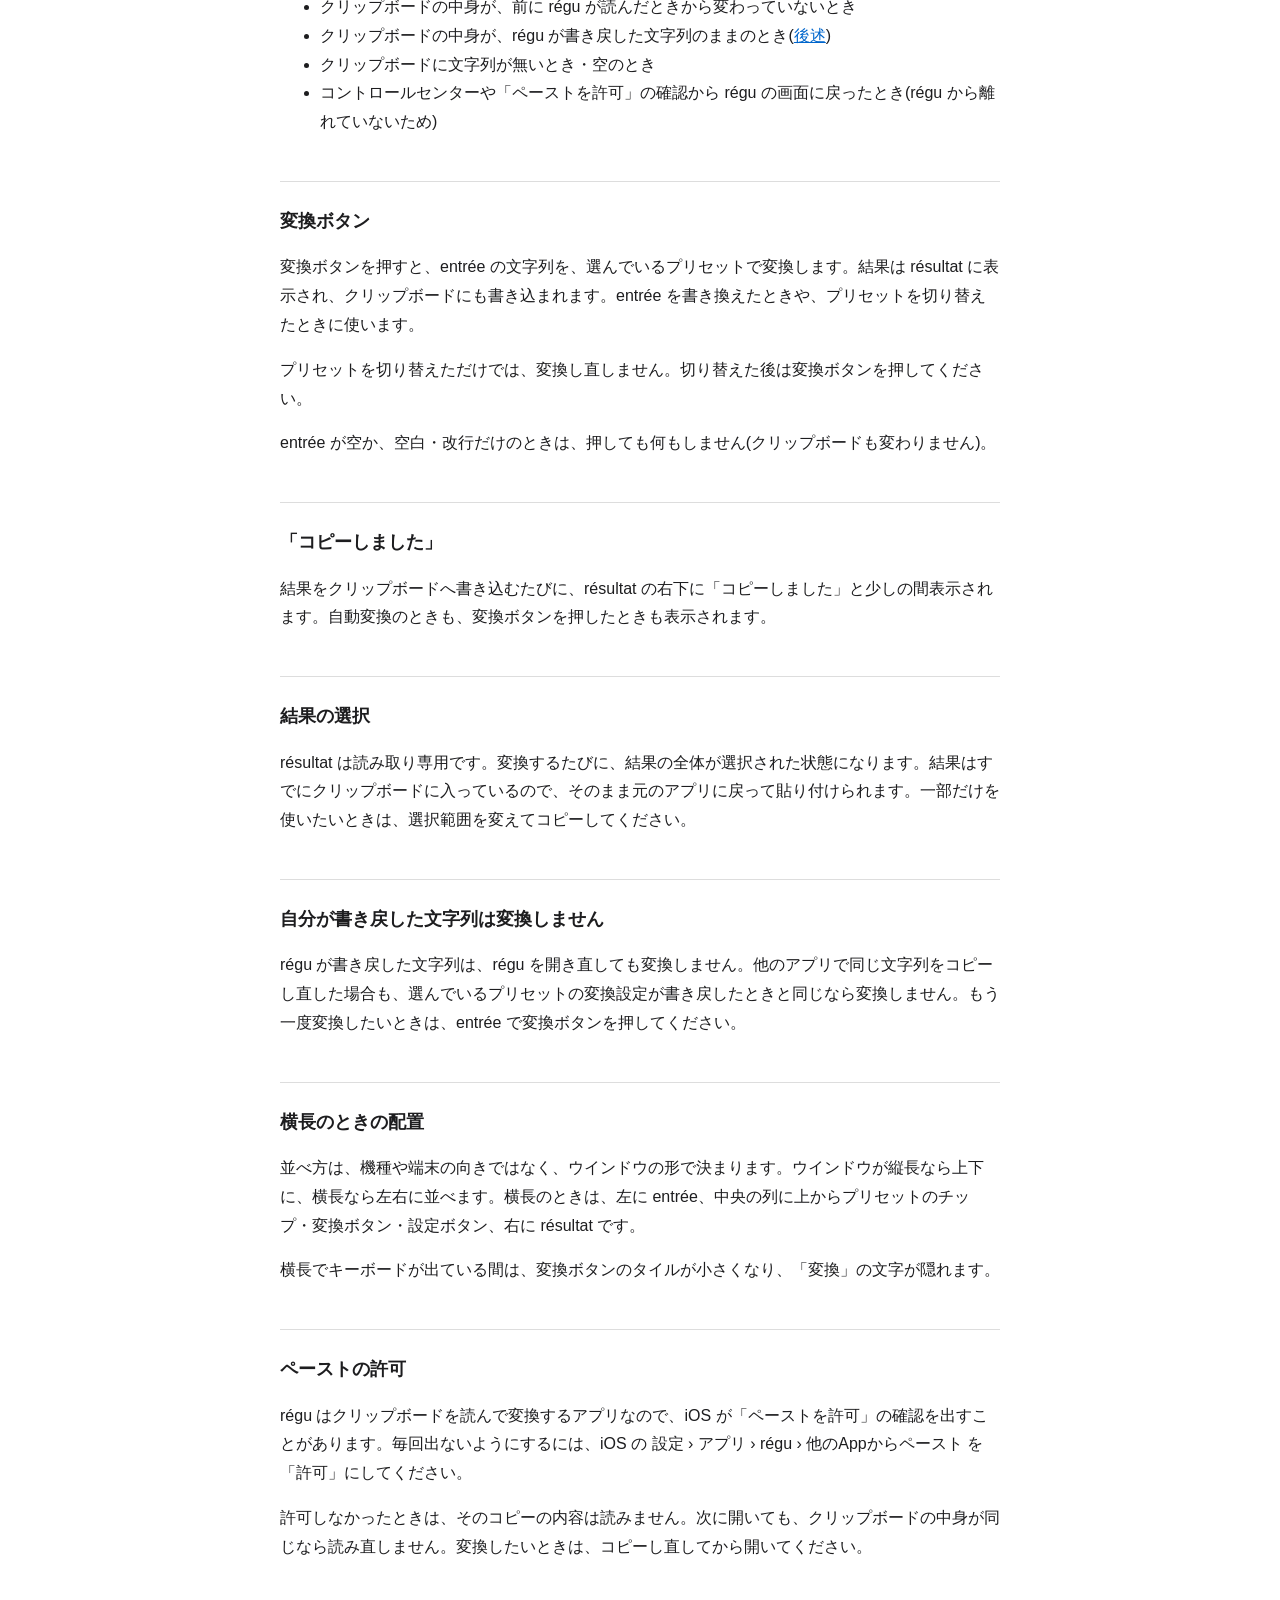
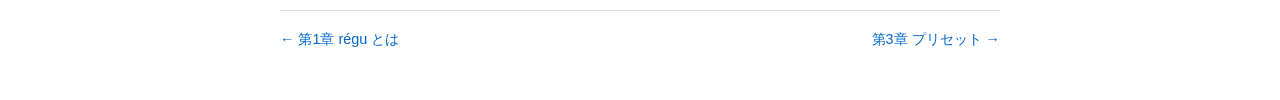
<file: docs/manual/basics.html>
<!DOCTYPE html>
<html lang="ja">
<head>
<meta charset="utf-8">
<meta name="viewport" content="width=device-width, initial-scale=1">
<title>第2章 基本の使い方 — régu 操作マニュアル</title>
<link rel="stylesheet" href="assets/manual.css">
</head>
<body>
<header class="site">
  <a class="brand" href="index.html">régu 操作マニュアル</a>
  <nav class="crumbs"><a href="index.html">目次</a> › 第2章 基本の使い方</nav>
</header>
<main>
  <h1><span class="chapno">第2章</span>基本の使い方</h1>
  <p class="lede">régu の画面は 1 枚だけです。この章では、画面の各部分と、変換が行なわれるタイミングを説明します。</p>

  <h2 id="screen">画面の構成</h2>
  <figure>
    <img src="assets/01-regularisation.png" alt="縦向きのメイン画面。上に entrée のカード、中央の行に左から régularisation のチップ、「変換」と書かれたタイルのボタン、歯車のボタン、下に résultat のカード" width="414" height="900">
    <figcaption>縦向きの画面。上から entrée、操作の行、résultat</figcaption>
  </figure>
  <div class="tablewrap">
  <table class="spec">
    <tr><th>部分</th><th>内容</th></tr>
    <tr><td>entrée(上のカード)</td><td>変換する前の文字列です。直接入力・編集できます。空のときは「ここにcoller」と表示されます。</td></tr>
    <tr><td>プリセットのチップ(左)</td><td>選んでいるプリセットの名前です。タップするとメニューが開き、プリセットを選べます(<a href="presets.html#switch">第3章</a>)。</td></tr>
    <tr><td>変換ボタン(中央)</td><td>「れ」のタイルと、その下の「変換」です。entrée の文字列を変換します。</td></tr>
    <tr><td>設定ボタン(右)</td><td>歯車のボタンです。プリセットの一覧を開きます(<a href="presets.html#list">第3章</a>)。</td></tr>
    <tr><td>résultat(下のカード)</td><td>変換した結果です。読み取り専用で、選択してコピーできます。</td></tr>
  </table>
  </div>

  <h2 id="auto">開いたときの自動変換</h2>
  <p>régu を起動したとき、または他のアプリから régu に戻ったときに、クリップボードの文字列を読んで自動で変換します。</p>
  <ol>
    <li>クリップボードの文字列が entrée に入ります。</li>
    <li>選んでいるプリセットで変換し、結果を résultat に表示します。</li>
    <li>結果をクリップボードへ書き戻します。</li>
  </ol>
  <p>次のときは、自動変換を行ないません。</p>
  <ul>
    <li>クリップボードの中身が、前に régu が読んだときから変わっていないとき</li>
    <li>クリップボードの中身が、régu が書き戻した文字列のままのとき(<a href="#own-output">後述</a>)</li>
    <li>クリップボードに文字列が無いとき・空のとき</li>
    <li>コントロールセンターや「ペーストを許可」の確認から régu の画面に戻ったとき(régu から離れていないため)</li>
  </ul>

  <h2 id="convert">変換ボタン</h2>
  <p>変換ボタンを押すと、entrée の文字列を、選んでいるプリセットで変換します。結果は résultat に表示され、クリップボードにも書き込まれます。entrée を書き換えたときや、プリセットを切り替えたときに使います。</p>
  <p>プリセットを切り替えただけでは、変換し直しません。切り替えた後は変換ボタンを押してください。</p>
  <p>entrée が空か、空白・改行だけのときは、押しても何もしません(クリップボードも変わりません)。</p>

  <h2 id="copied">「コピーしました」</h2>
  <p>結果をクリップボードへ書き込むたびに、résultat の右下に「コピーしました」と少しの間表示されます。自動変換のときも、変換ボタンを押したときも表示されます。</p>

  <h2 id="result">結果の選択</h2>
  <p>résultat は読み取り専用です。変換するたびに、結果の全体が選択された状態になります。結果はすでにクリップボードに入っているので、そのまま元のアプリに戻って貼り付けられます。一部だけを使いたいときは、選択範囲を変えてコピーしてください。</p>

  <h2 id="own-output">自分が書き戻した文字列は変換しません</h2>
  <p>régu が書き戻した文字列は、régu を開き直しても変換しません。他のアプリで同じ文字列をコピーし直した場合も、選んでいるプリセットの変換設定が書き戻したときと同じなら変換しません。もう一度変換したいときは、entrée で変換ボタンを押してください。</p>

  <h2 id="landscape">横長のときの配置</h2>
  <p>並べ方は、機種や端末の向きではなく、ウインドウの形で決まります。ウインドウが縦長なら上下に、横長なら左右に並べます。横長のときは、左に entrée、中央の列に上からプリセットのチップ・変換ボタン・設定ボタン、右に résultat です。</p>
  <p>横長でキーボードが出ている間は、変換ボタンのタイルが小さくなり、「変換」の文字が隠れます。</p>

  <h2 id="paste">ペーストの許可</h2>
  <p>régu はクリップボードを読んで変換するアプリなので、iOS が「ペーストを許可」の確認を出すことがあります。毎回出ないようにするには、iOS の 設定 › アプリ › régu › 他のAppからペースト を「許可」にしてください。</p>
  <p>許可しなかったときは、そのコピーの内容は読みません。次に開いても、クリップボードの中身が同じなら読み直しません。変換したいときは、コピーし直してから開いてください。</p>
</main>
<footer class="pager">
  <a class="prev" href="concept.html">← 第1章 régu とは</a>
  <a class="next" href="presets.html">第3章 プリセット →</a>
</footer>
</body>
</html>
</file>
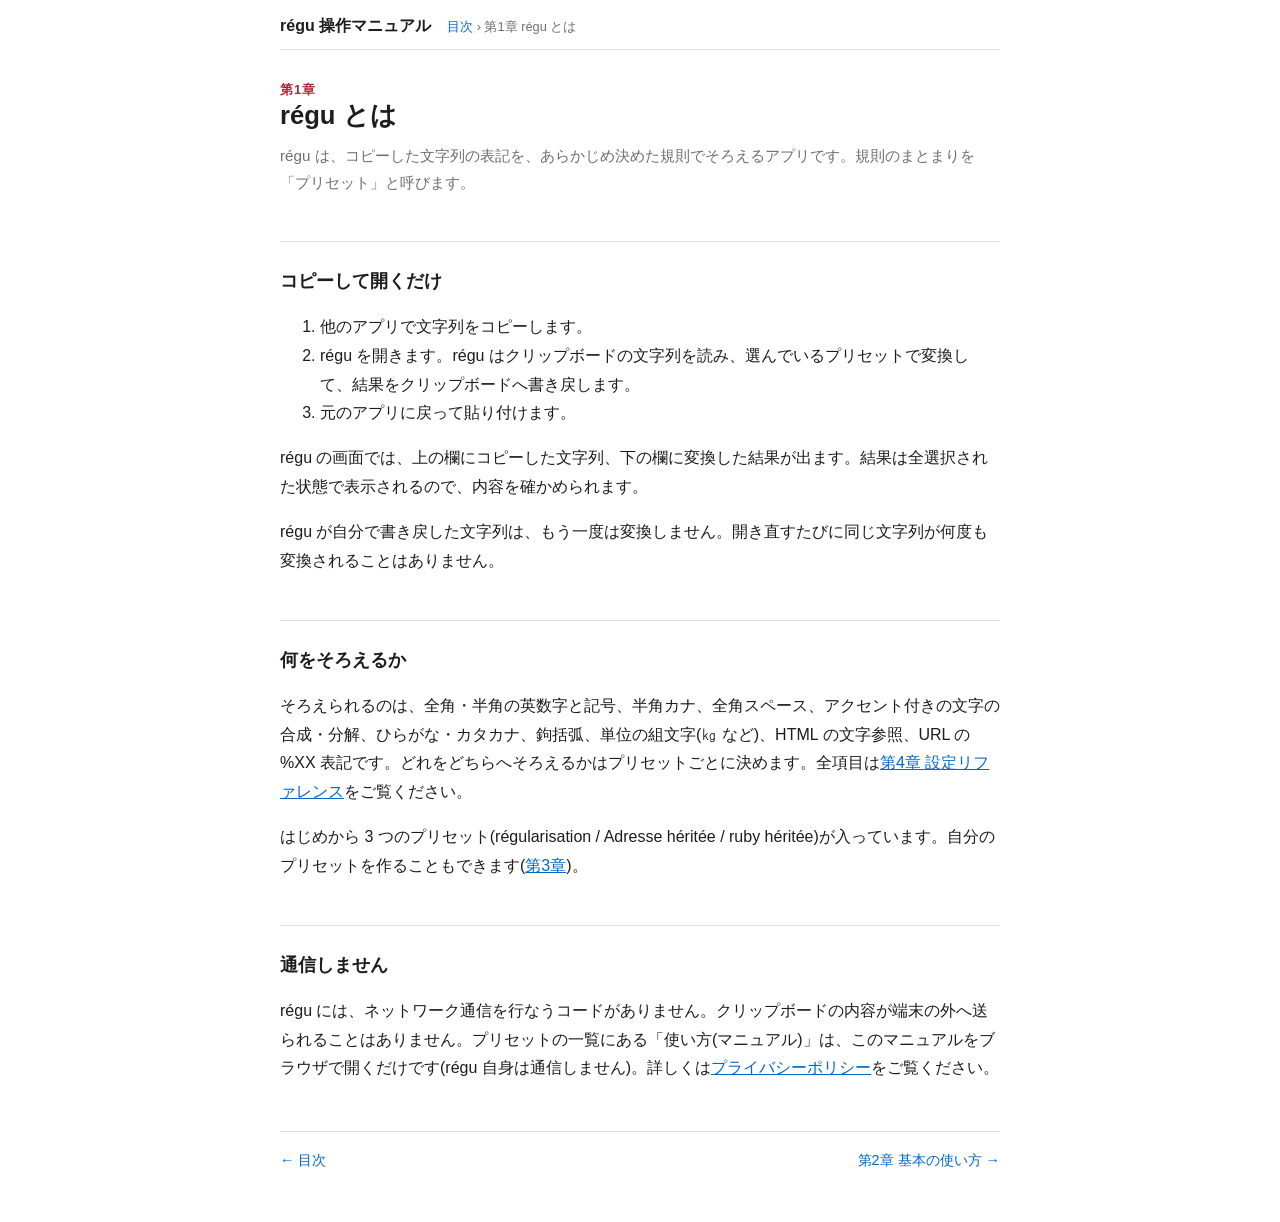
<file: docs/manual/concept.html>
<!DOCTYPE html>
<html lang="ja">
<head>
<meta charset="utf-8">
<meta name="viewport" content="width=device-width, initial-scale=1">
<title>第1章 régu とは — régu 操作マニュアル</title>
<link rel="stylesheet" href="assets/manual.css">
</head>
<body>
<header class="site">
  <a class="brand" href="index.html">régu 操作マニュアル</a>
  <nav class="crumbs"><a href="index.html">目次</a> › 第1章 régu とは</nav>
</header>
<main>
  <h1><span class="chapno">第1章</span>régu とは</h1>
  <p class="lede">régu は、コピーした文字列の表記を、あらかじめ決めた規則でそろえるアプリです。規則のまとまりを「プリセット」と呼びます。</p>

  <h2 id="flow">コピーして開くだけ</h2>
  <ol>
    <li>他のアプリで文字列をコピーします。</li>
    <li>régu を開きます。régu はクリップボードの文字列を読み、選んでいるプリセットで変換して、結果をクリップボードへ書き戻します。</li>
    <li>元のアプリに戻って貼り付けます。</li>
  </ol>
  <p>régu の画面では、上の欄にコピーした文字列、下の欄に変換した結果が出ます。結果は全選択された状態で表示されるので、内容を確かめられます。</p>
  <p>régu が自分で書き戻した文字列は、もう一度は変換しません。開き直すたびに同じ文字列が何度も変換されることはありません。</p>

  <h2 id="what">何をそろえるか</h2>
  <p>そろえられるのは、全角・半角の英数字と記号、半角カナ、全角スペース、アクセント付きの文字の合成・分解、ひらがな・カタカナ、鉤括弧、単位の組文字(㎏ など)、HTML の文字参照、URL の %XX 表記です。どれをどちらへそろえるかはプリセットごとに決めます。全項目は<a href="settings.html">第4章 設定リファレンス</a>をご覧ください。</p>
  <p>はじめから 3 つのプリセット(régularisation / Adresse héritée / ruby héritée)が入っています。自分のプリセットを作ることもできます(<a href="presets.html">第3章</a>)。</p>

  <h2 id="offline">通信しません</h2>
  <p>régu には、ネットワーク通信を行なうコードがありません。クリップボードの内容が端末の外へ送られることはありません。プリセットの一覧にある「使い方(マニュアル)」は、このマニュアルをブラウザで開くだけです(régu 自身は通信しません)。詳しくは<a href="../privacy.html">プライバシーポリシー</a>をご覧ください。</p>
</main>
<footer class="pager">
  <a class="prev" href="index.html">← 目次</a>
  <a class="next" href="basics.html">第2章 基本の使い方 →</a>
</footer>
</body>
</html>
</file>
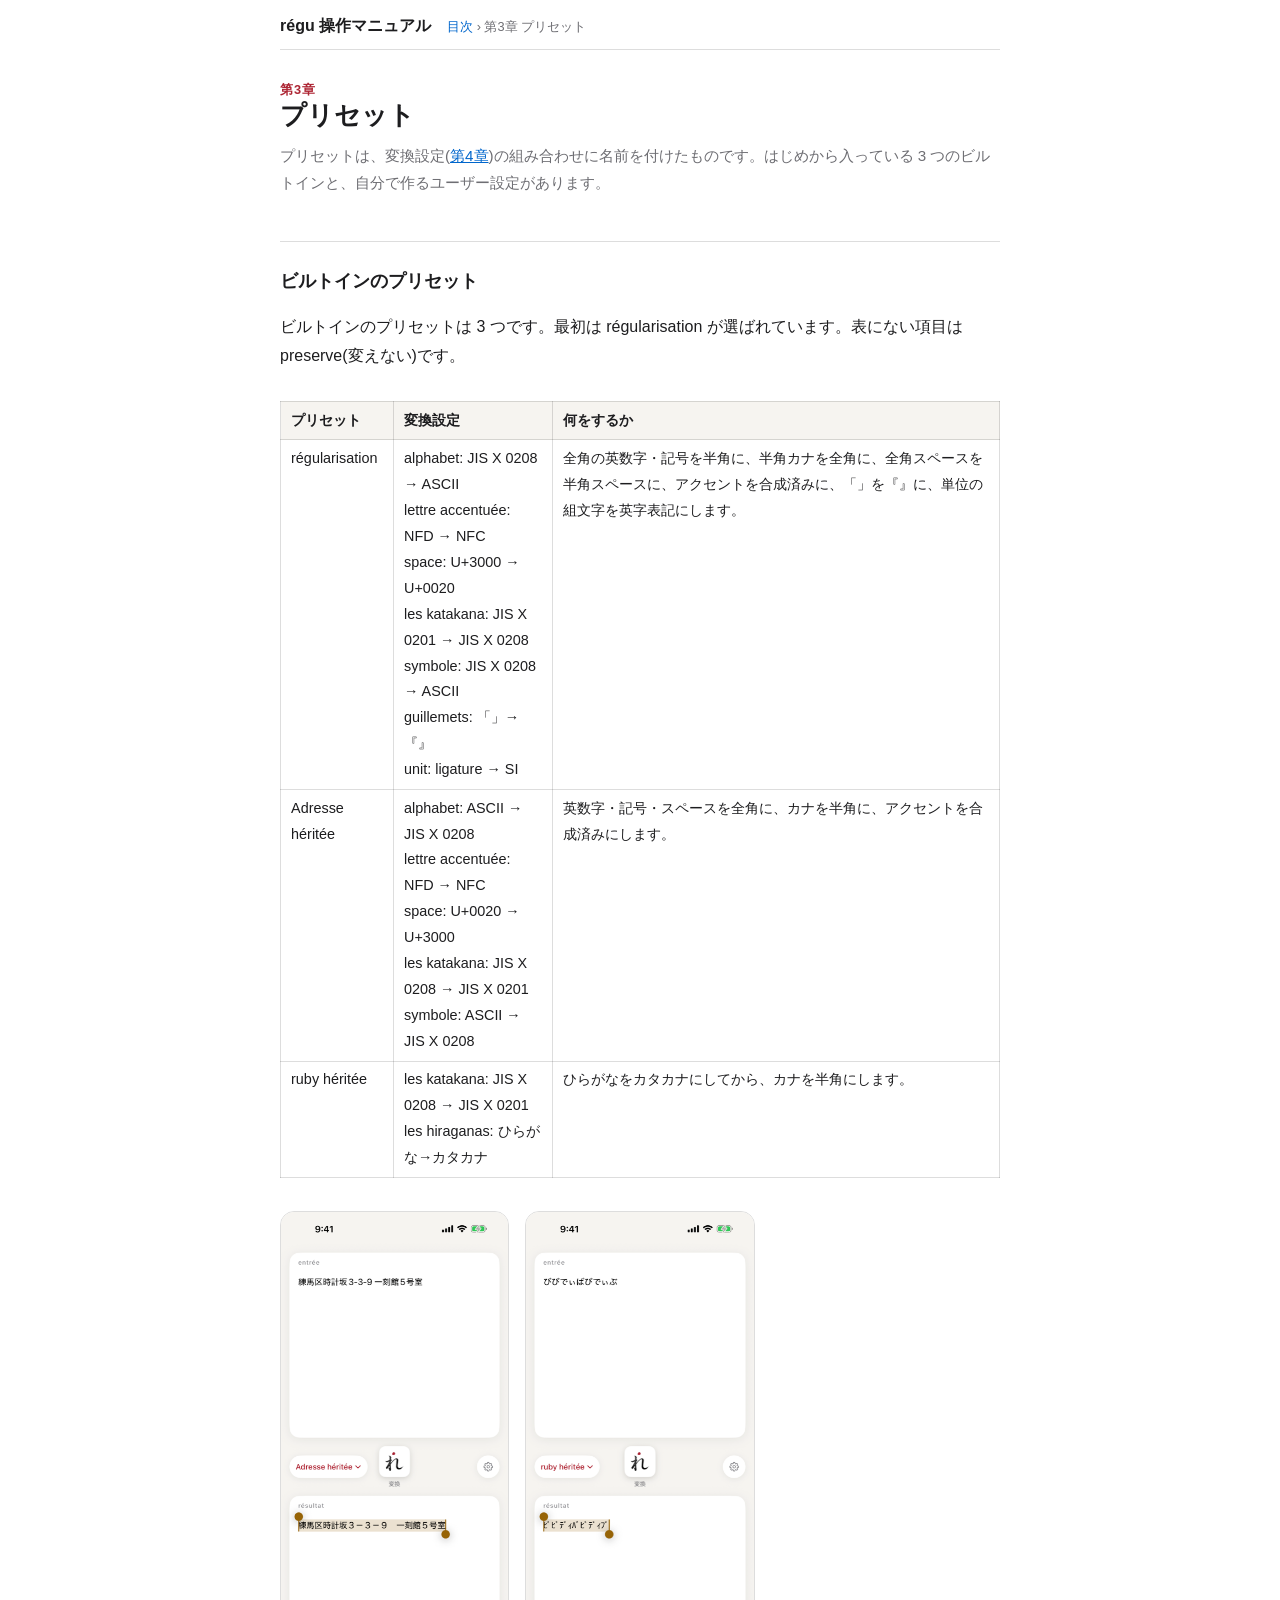
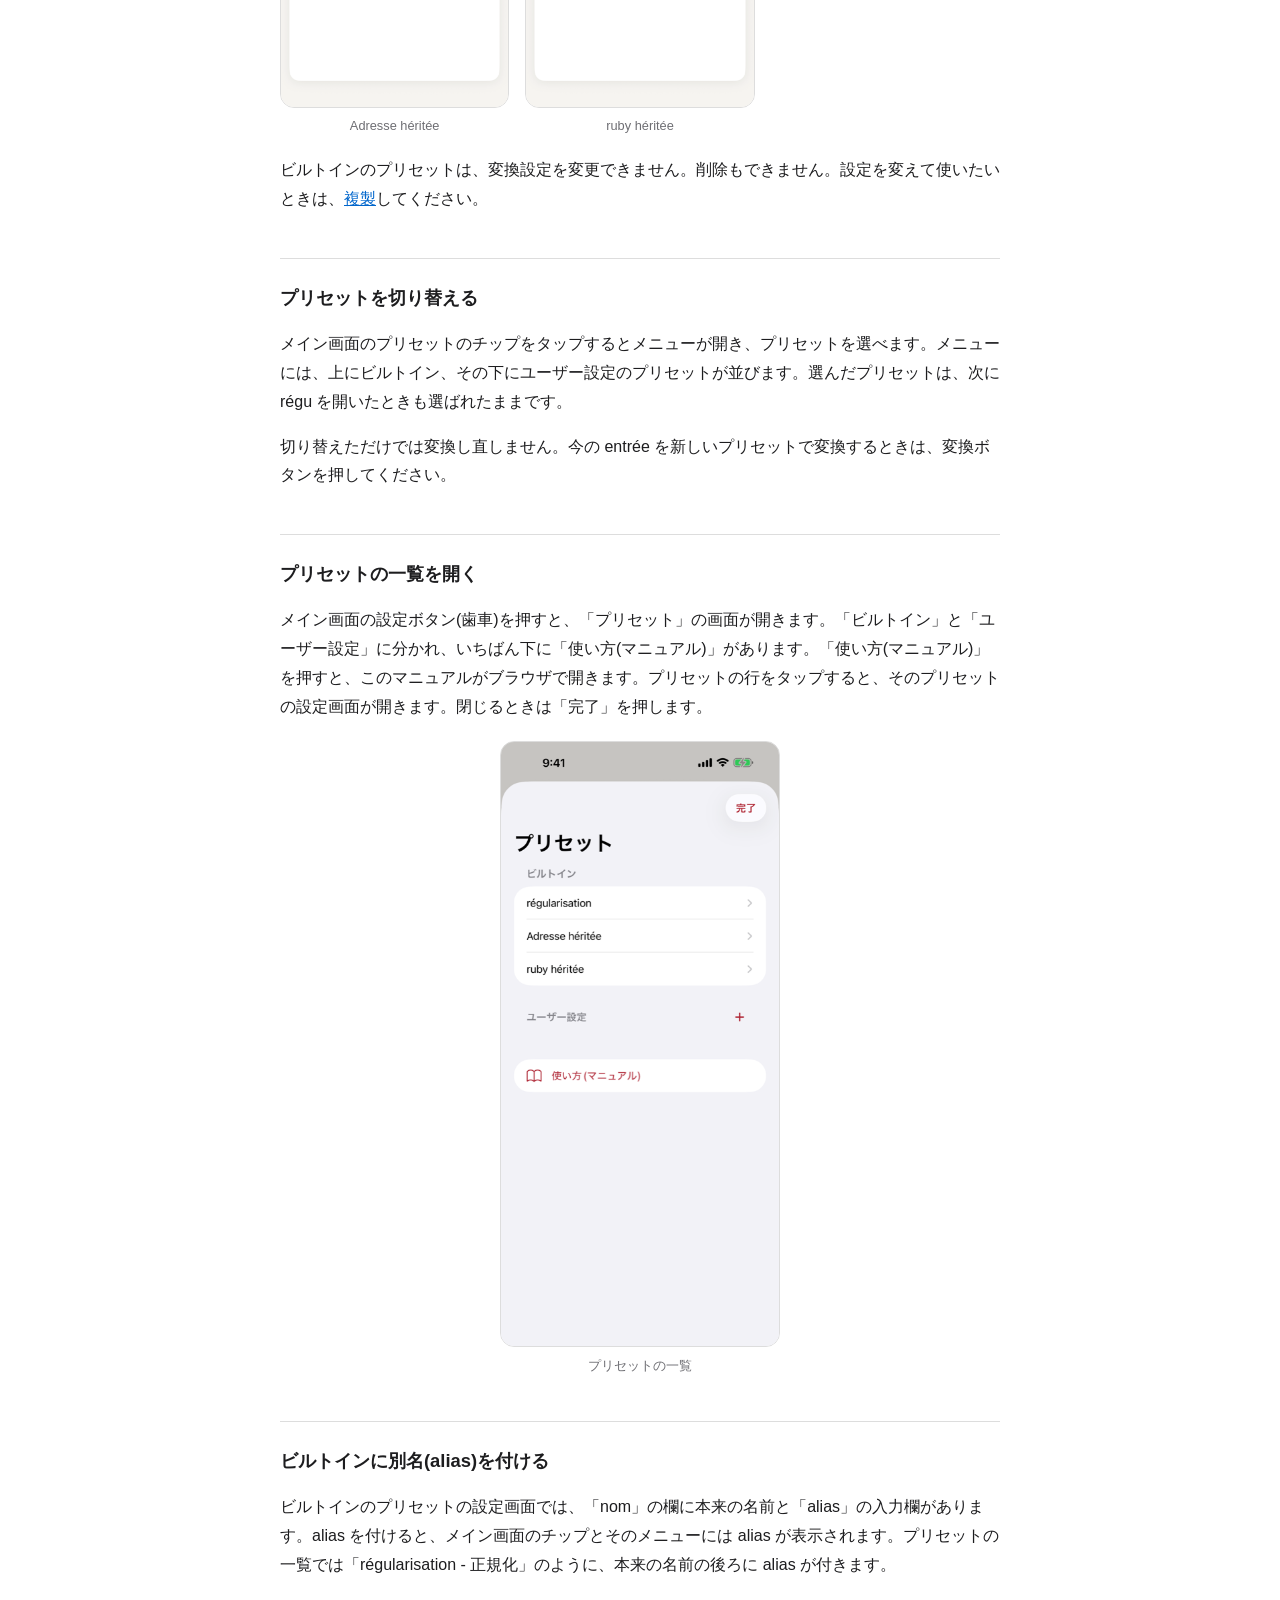
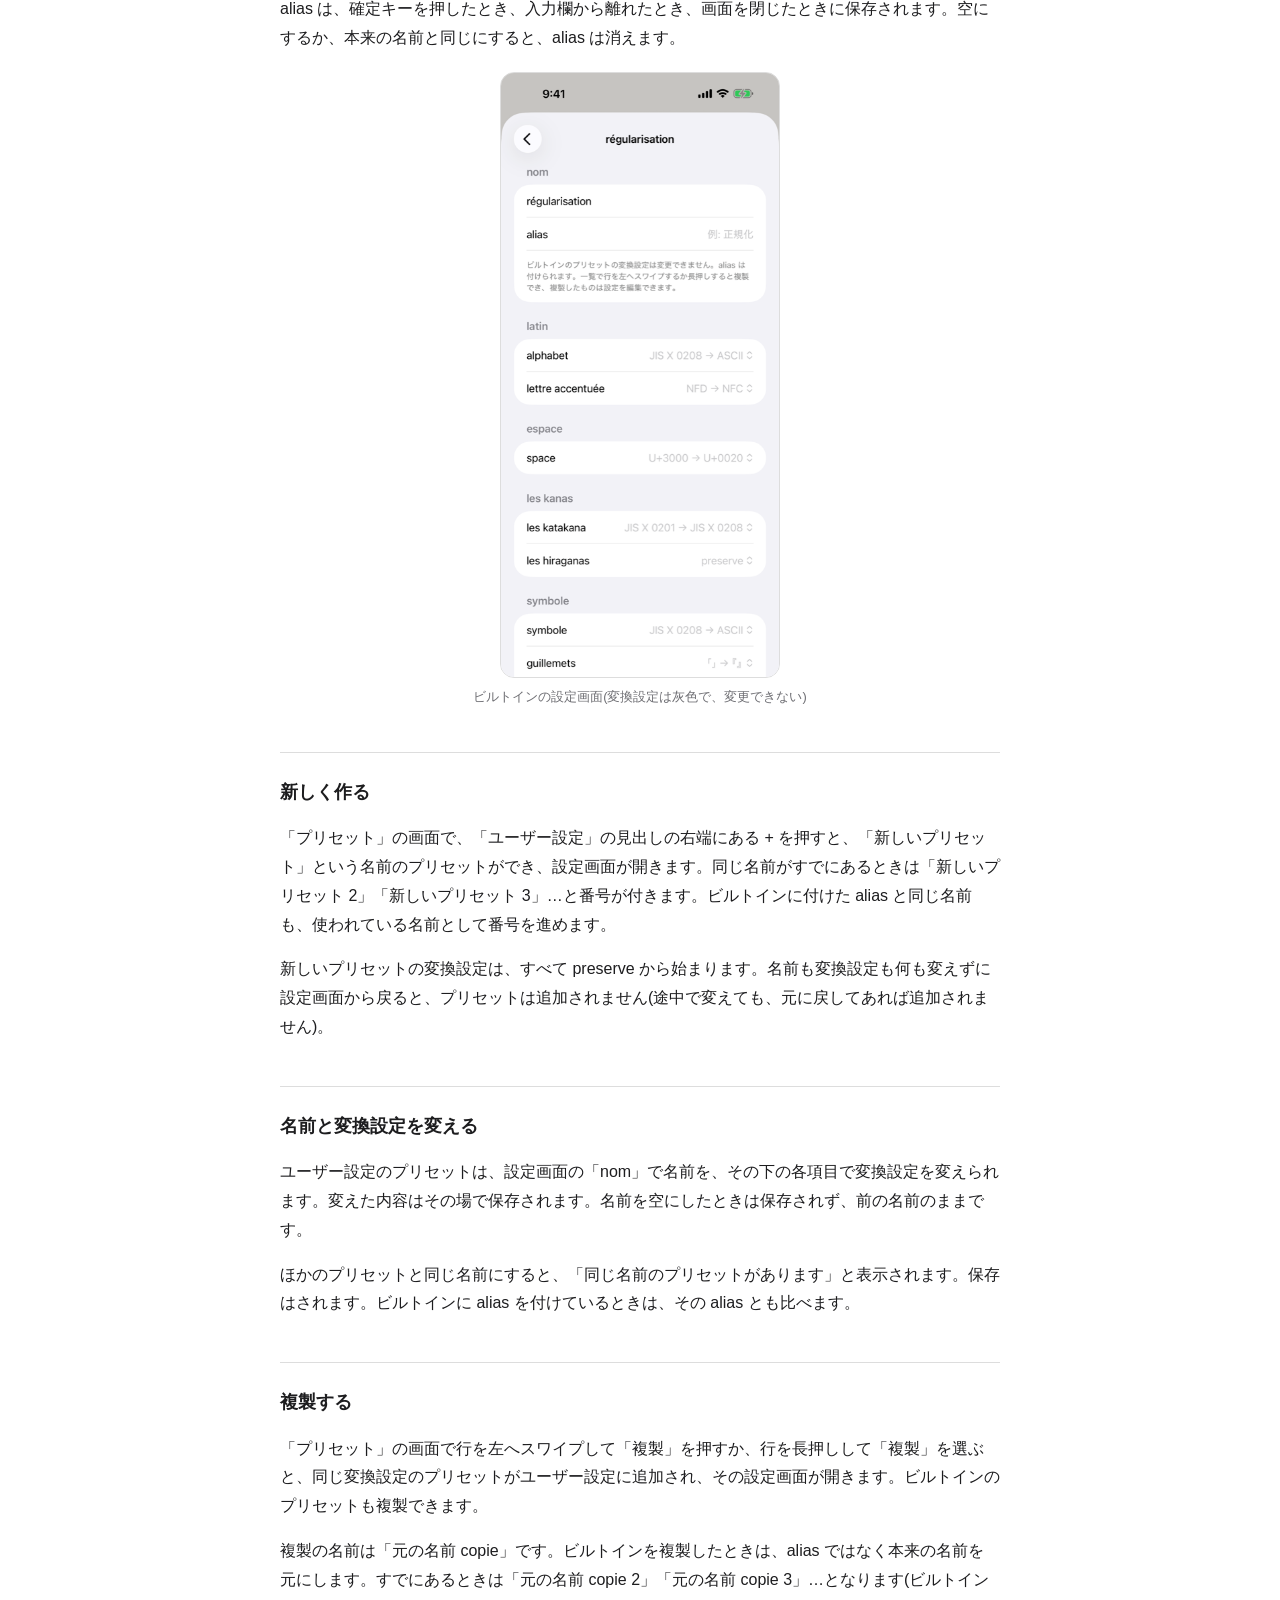
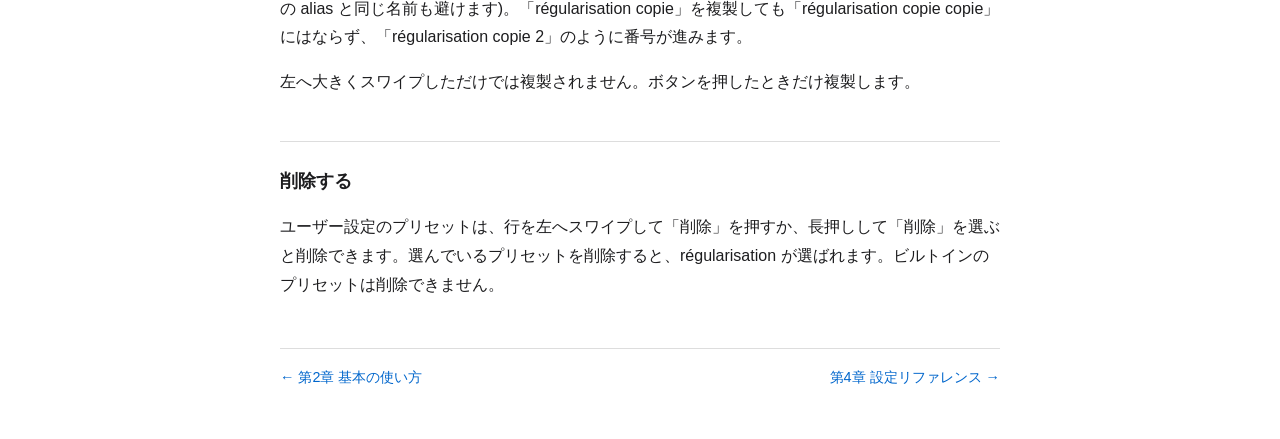
<file: docs/manual/presets.html>
<!DOCTYPE html>
<html lang="ja">
<head>
<meta charset="utf-8">
<meta name="viewport" content="width=device-width, initial-scale=1">
<title>第3章 プリセット — régu 操作マニュアル</title>
<link rel="stylesheet" href="assets/manual.css">
</head>
<body>
<header class="site">
  <a class="brand" href="index.html">régu 操作マニュアル</a>
  <nav class="crumbs"><a href="index.html">目次</a> › 第3章 プリセット</nav>
</header>
<main>
  <h1><span class="chapno">第3章</span>プリセット</h1>
  <p class="lede">プリセットは、変換設定(<a href="settings.html">第4章</a>)の組み合わせに名前を付けたものです。はじめから入っている 3 つのビルトインと、自分で作るユーザー設定があります。</p>

  <h2 id="builtin">ビルトインのプリセット</h2>
  <p>ビルトインのプリセットは 3 つです。最初は régularisation が選ばれています。表にない項目は preserve(変えない)です。</p>
  <div class="tablewrap">
  <table class="spec">
    <tr><th>プリセット</th><th>変換設定</th><th>何をするか</th></tr>
    <tr><td>régularisation</td><td>alphabet: JIS X 0208 → ASCII<br>lettre accentuée: NFD → NFC<br>space: U+3000 → U+0020<br>les katakana: JIS X 0201 → JIS X 0208<br>symbole: JIS X 0208 → ASCII<br>guillemets: 「」→『』<br>unit: ligature → SI</td><td>全角の英数字・記号を半角に、半角カナを全角に、全角スペースを半角スペースに、アクセントを合成済みに、「」を『』に、単位の組文字を英字表記にします。</td></tr>
    <tr><td>Adresse héritée</td><td>alphabet: ASCII → JIS X 0208<br>lettre accentuée: NFD → NFC<br>space: U+0020 → U+3000<br>les katakana: JIS X 0208 → JIS X 0201<br>symbole: ASCII → JIS X 0208</td><td>英数字・記号・スペースを全角に、カナを半角に、アクセントを合成済みにします。</td></tr>
    <tr><td>ruby héritée</td><td>les katakana: JIS X 0208 → JIS X 0201<br>les hiraganas: ひらがな→カタカナ</td><td>ひらがなをカタカナにしてから、カナを半角にします。</td></tr>
  </table>
  </div>
  <div class="shots">
    <figure>
      <img src="assets/02-adresse.png" alt="Adresse héritée で変換した画面。entrée の「練馬区時計坂3-3-9 一刻館5号室」が、résultat では数字・ハイフン・スペースが全角になっている" width="414" height="900">
      <figcaption>Adresse héritée</figcaption>
    </figure>
    <figure>
      <img src="assets/03-ruby.png" alt="ruby héritée で変換した画面。entrée のひらがな「びびでぃばびでぃぶ」が、résultat では半角カタカナになっている" width="414" height="900">
      <figcaption>ruby héritée</figcaption>
    </figure>
  </div>
  <p>ビルトインのプリセットは、変換設定を変更できません。削除もできません。設定を変えて使いたいときは、<a href="#duplicate">複製</a>してください。</p>

  <h2 id="switch">プリセットを切り替える</h2>
  <p>メイン画面のプリセットのチップをタップするとメニューが開き、プリセットを選べます。メニューには、上にビルトイン、その下にユーザー設定のプリセットが並びます。選んだプリセットは、次に régu を開いたときも選ばれたままです。</p>
  <p>切り替えただけでは変換し直しません。今の entrée を新しいプリセットで変換するときは、変換ボタンを押してください。</p>

  <h2 id="list">プリセットの一覧を開く</h2>
  <p>メイン画面の設定ボタン(歯車)を押すと、「プリセット」の画面が開きます。「ビルトイン」と「ユーザー設定」に分かれ、いちばん下に「使い方(マニュアル)」があります。「使い方(マニュアル)」を押すと、このマニュアルがブラウザで開きます。プリセットの行をタップすると、そのプリセットの設定画面が開きます。閉じるときは「完了」を押します。</p>
  <figure>
    <img src="assets/04-presets.png" alt="「プリセット」の画面。「ビルトイン」に régularisation・Adresse héritée・ruby héritée の 3 行、その下に「ユーザー設定」の見出しと右端の + ボタン、右上に「完了」" width="414" height="900">
    <figcaption>プリセットの一覧</figcaption>
  </figure>

  <h2 id="alias">ビルトインに別名(alias)を付ける</h2>
  <p>ビルトインのプリセットの設定画面では、「nom」の欄に本来の名前と「alias」の入力欄があります。alias を付けると、メイン画面のチップとそのメニューには alias が表示されます。プリセットの一覧では「régularisation - 正規化」のように、本来の名前の後ろに alias が付きます。</p>
  <p>alias は、確定キーを押したとき、入力欄から離れたとき、画面を閉じたときに保存されます。空にするか、本来の名前と同じにすると、alias は消えます。</p>
  <figure>
    <img src="assets/05-editor.png" alt="régularisation の設定画面。「nom」に名前と「alias」の入力欄(例: 正規化)と説明文、その下に latin・espace・les kanas・symbole の各項目が灰色で表示されている" width="414" height="900">
    <figcaption>ビルトインの設定画面(変換設定は灰色で、変更できない)</figcaption>
  </figure>

  <h2 id="new">新しく作る</h2>
  <p>「プリセット」の画面で、「ユーザー設定」の見出しの右端にある + を押すと、「新しいプリセット」という名前のプリセットができ、設定画面が開きます。同じ名前がすでにあるときは「新しいプリセット 2」「新しいプリセット 3」…と番号が付きます。ビルトインに付けた alias と同じ名前も、使われている名前として番号を進めます。</p>
  <p>新しいプリセットの変換設定は、すべて preserve から始まります。名前も変換設定も何も変えずに設定画面から戻ると、プリセットは追加されません(途中で変えても、元に戻してあれば追加されません)。</p>

  <h2 id="edit">名前と変換設定を変える</h2>
  <p>ユーザー設定のプリセットは、設定画面の「nom」で名前を、その下の各項目で変換設定を変えられます。変えた内容はその場で保存されます。名前を空にしたときは保存されず、前の名前のままです。</p>
  <p>ほかのプリセットと同じ名前にすると、「同じ名前のプリセットがあります」と表示されます。保存はされます。ビルトインに alias を付けているときは、その alias とも比べます。</p>

  <h2 id="duplicate">複製する</h2>
  <p>「プリセット」の画面で行を左へスワイプして「複製」を押すか、行を長押しして「複製」を選ぶと、同じ変換設定のプリセットがユーザー設定に追加され、その設定画面が開きます。ビルトインのプリセットも複製できます。</p>
  <p>複製の名前は「元の名前 copie」です。ビルトインを複製したときは、alias ではなく本来の名前を元にします。すでにあるときは「元の名前 copie 2」「元の名前 copie 3」…となります(ビルトインの alias と同じ名前も避けます)。「régularisation copie」を複製しても「régularisation copie copie」にはならず、「régularisation copie 2」のように番号が進みます。</p>
  <p>左へ大きくスワイプしただけでは複製されません。ボタンを押したときだけ複製します。</p>

  <h2 id="delete">削除する</h2>
  <p>ユーザー設定のプリセットは、行を左へスワイプして「削除」を押すか、長押しして「削除」を選ぶと削除できます。選んでいるプリセットを削除すると、régularisation が選ばれます。ビルトインのプリセットは削除できません。</p>
</main>
<footer class="pager">
  <a class="prev" href="basics.html">← 第2章 基本の使い方</a>
  <a class="next" href="settings.html">第4章 設定リファレンス →</a>
</footer>
</body>
</html>
</file>
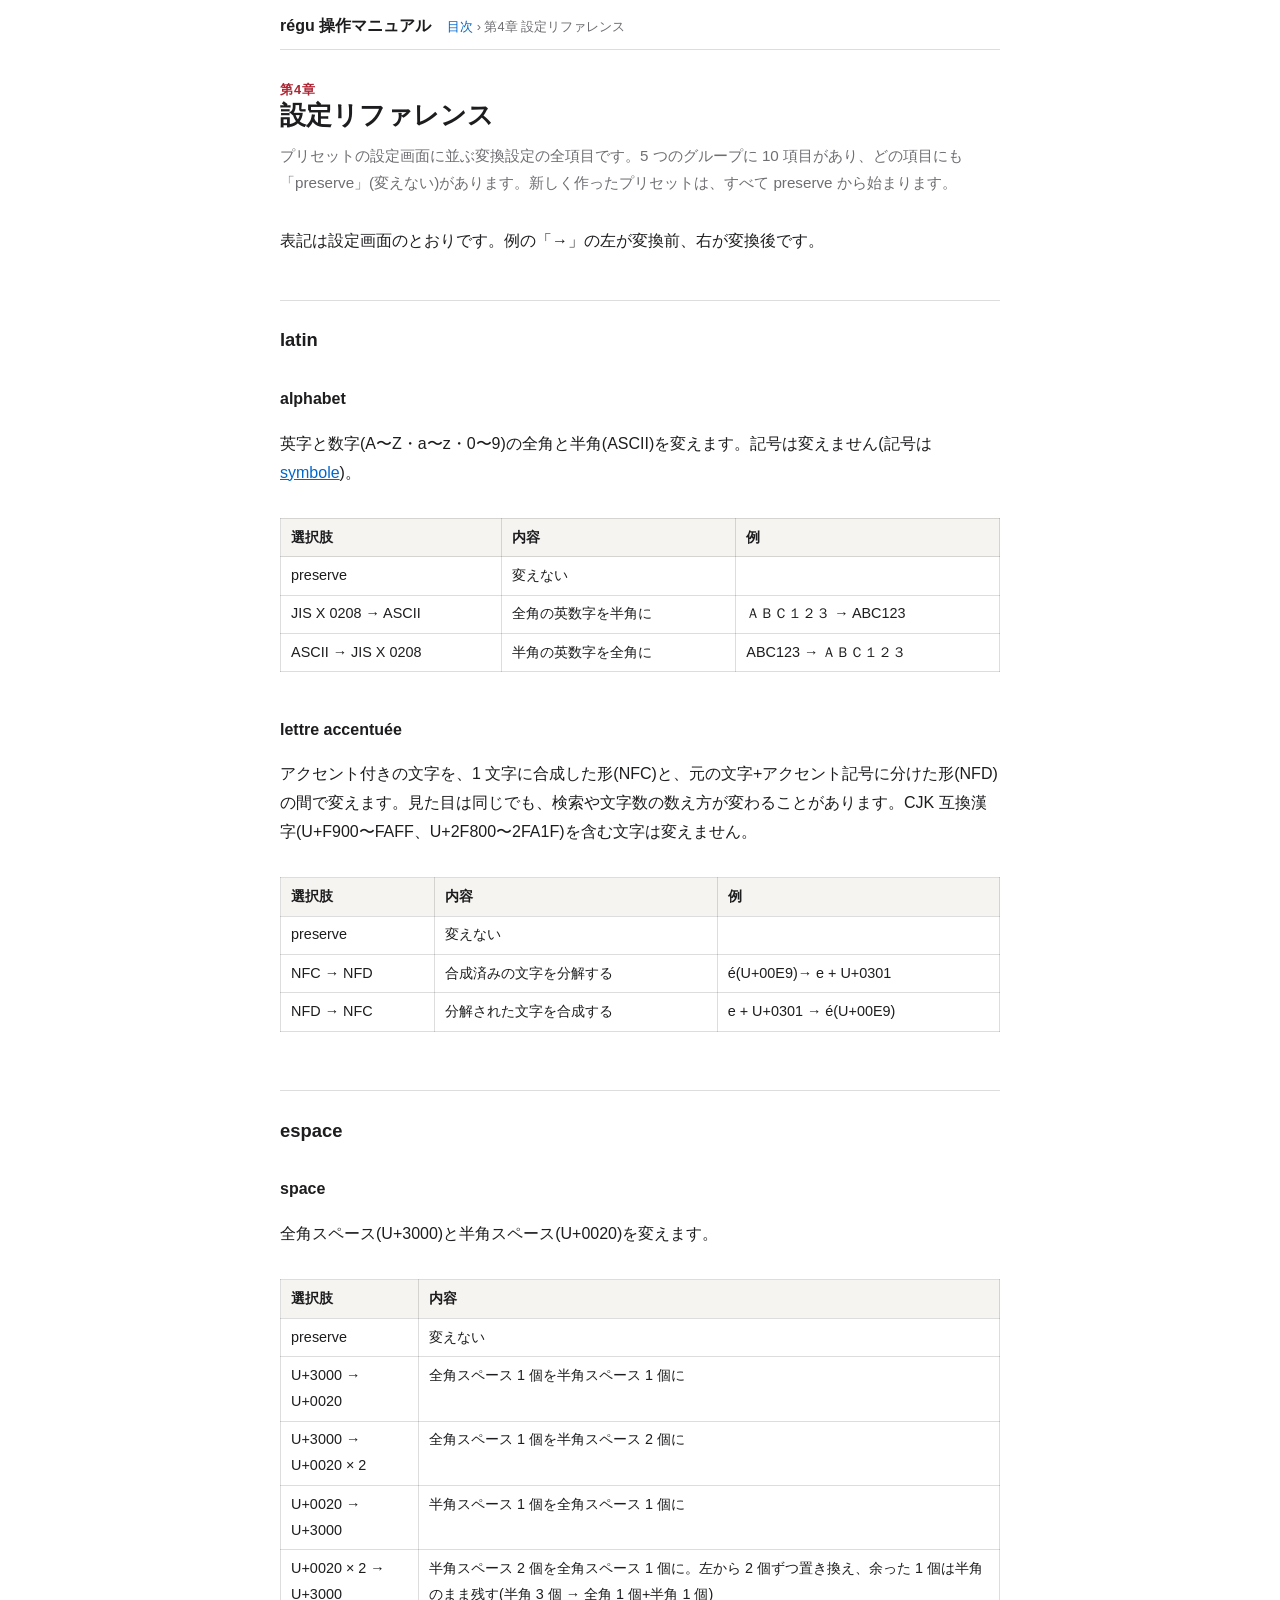
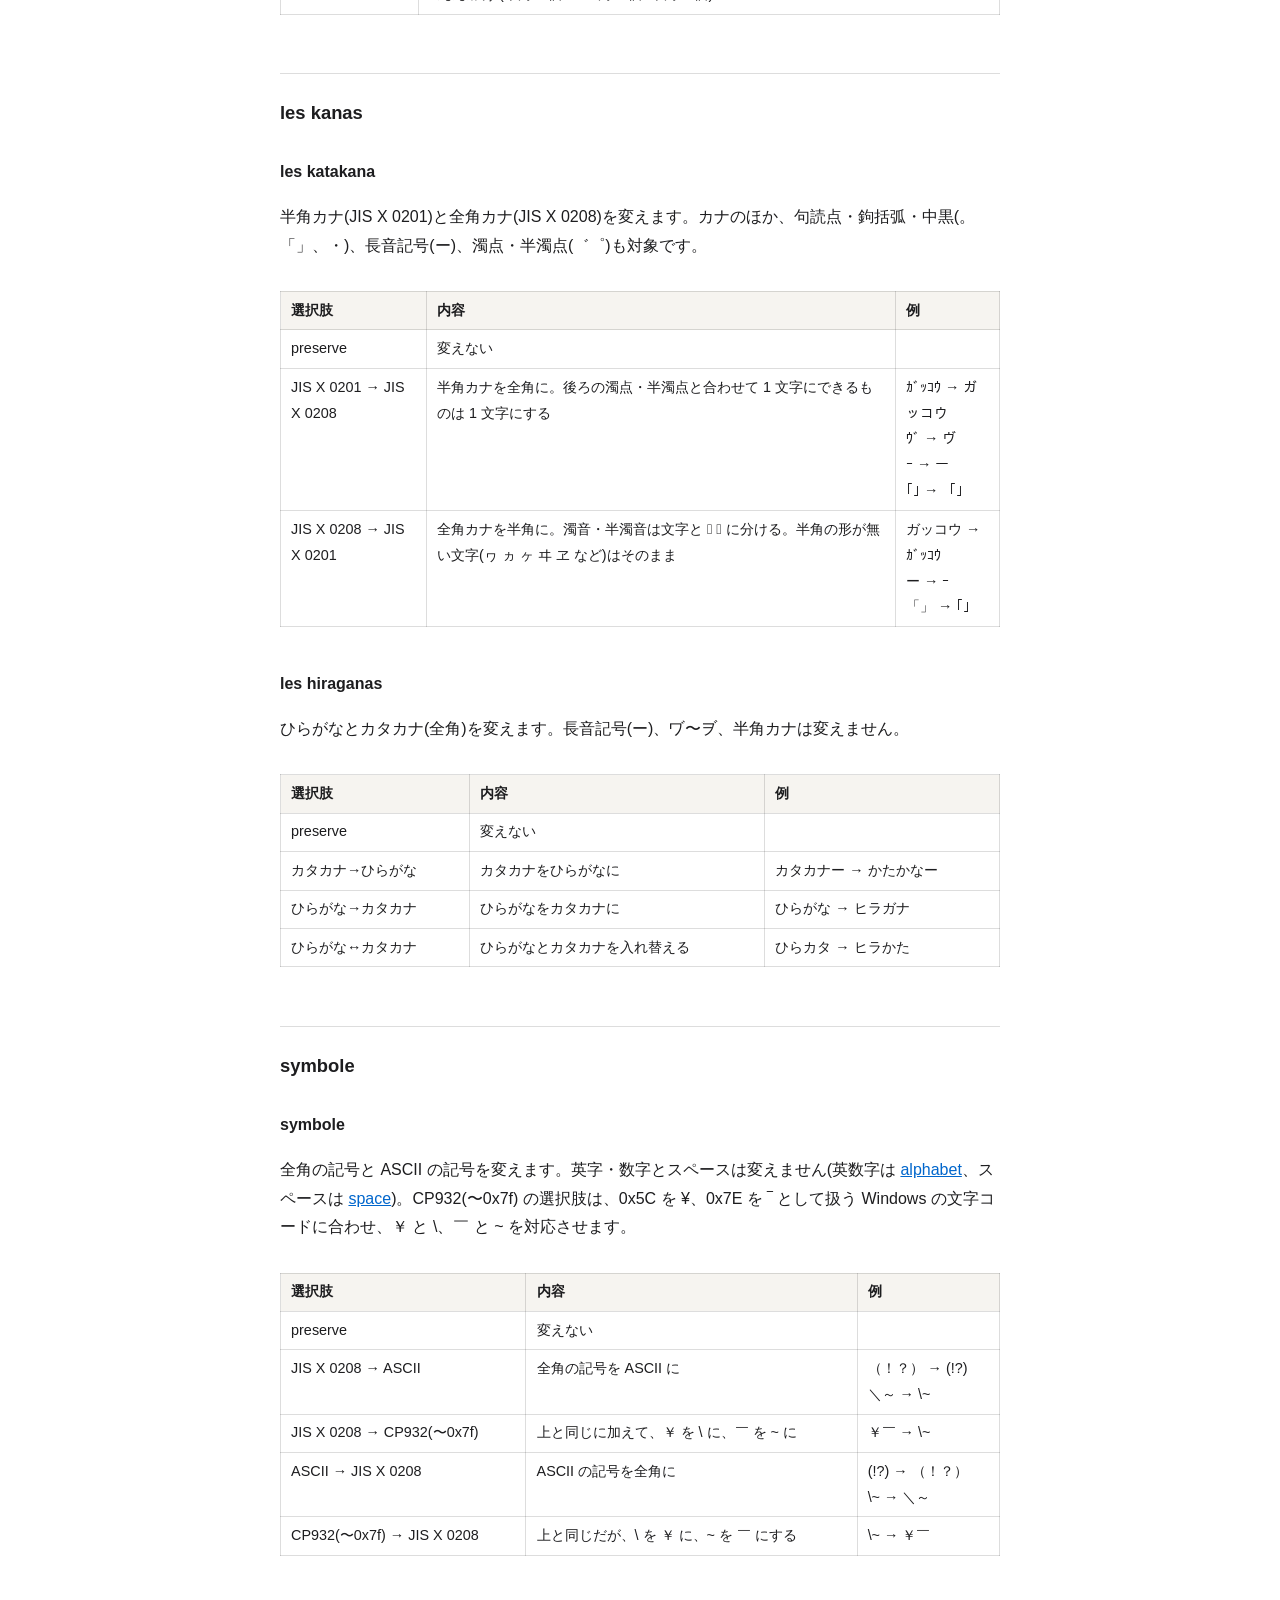
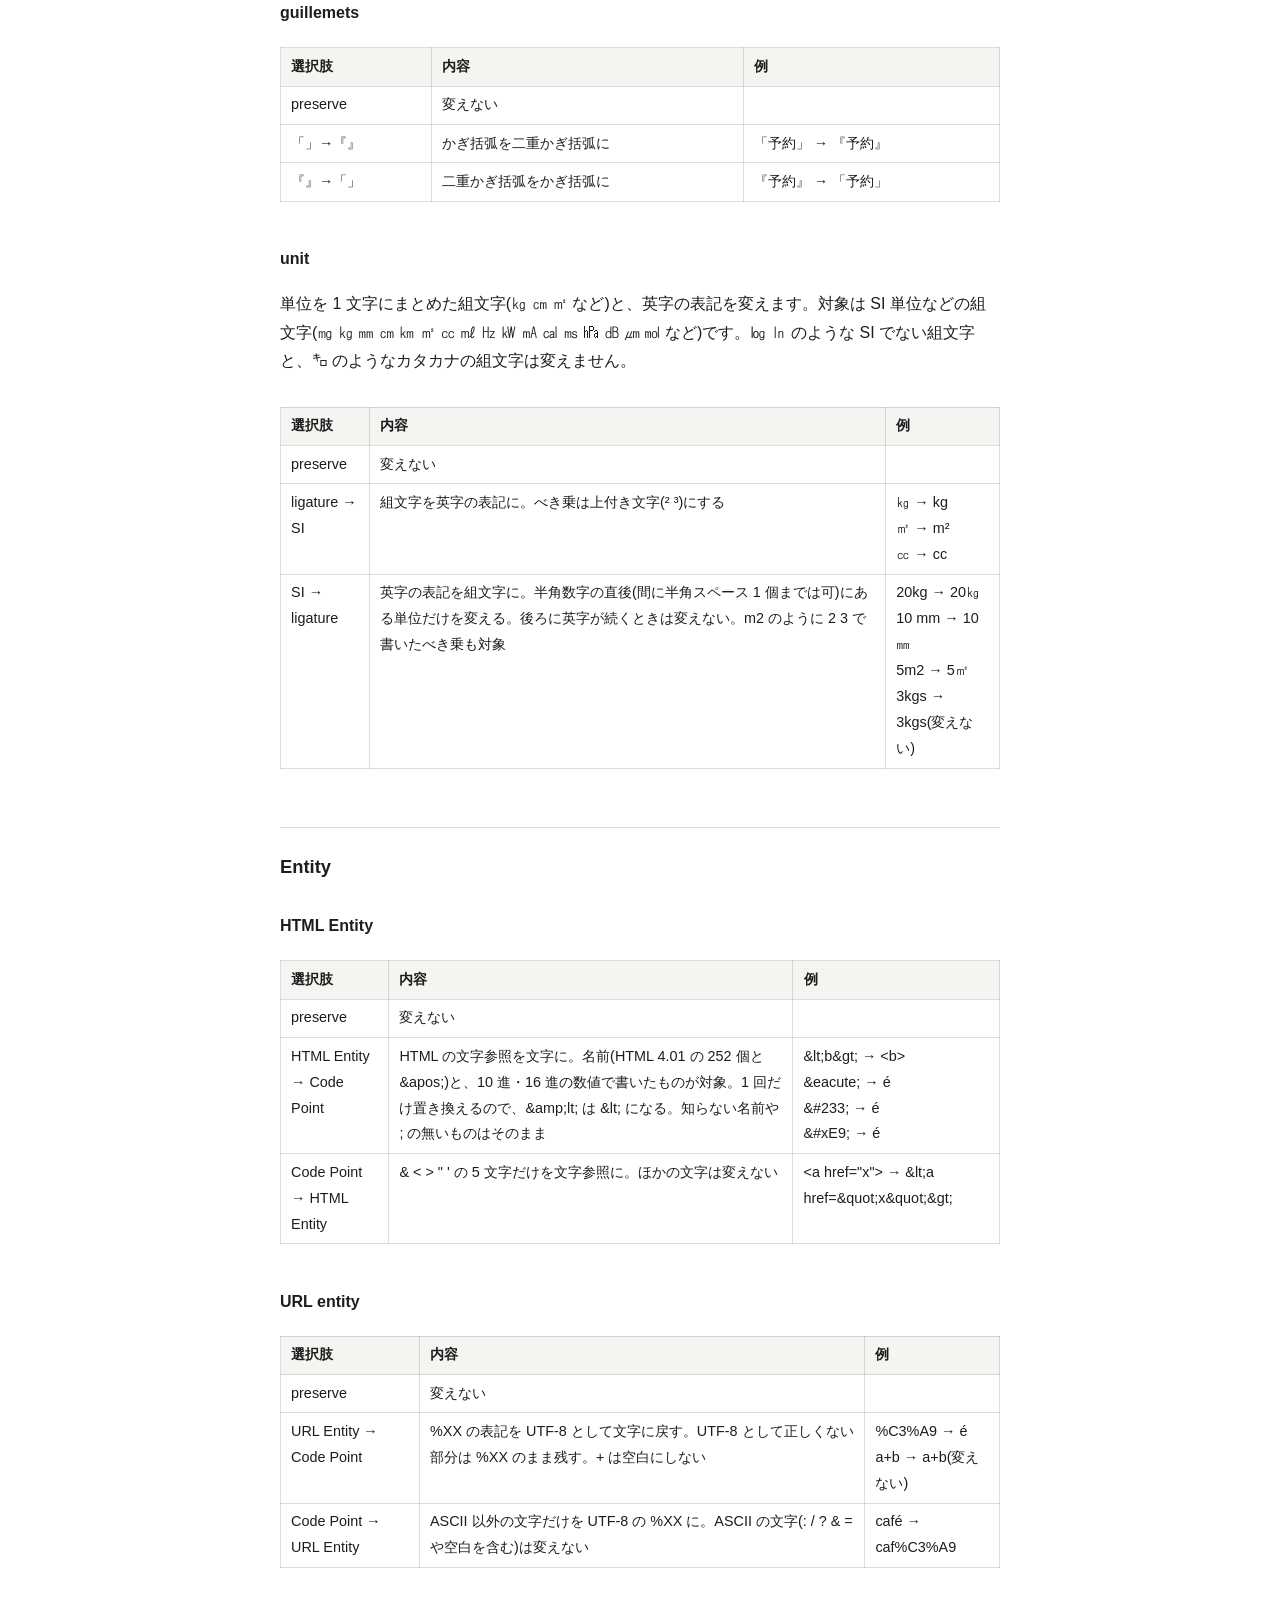
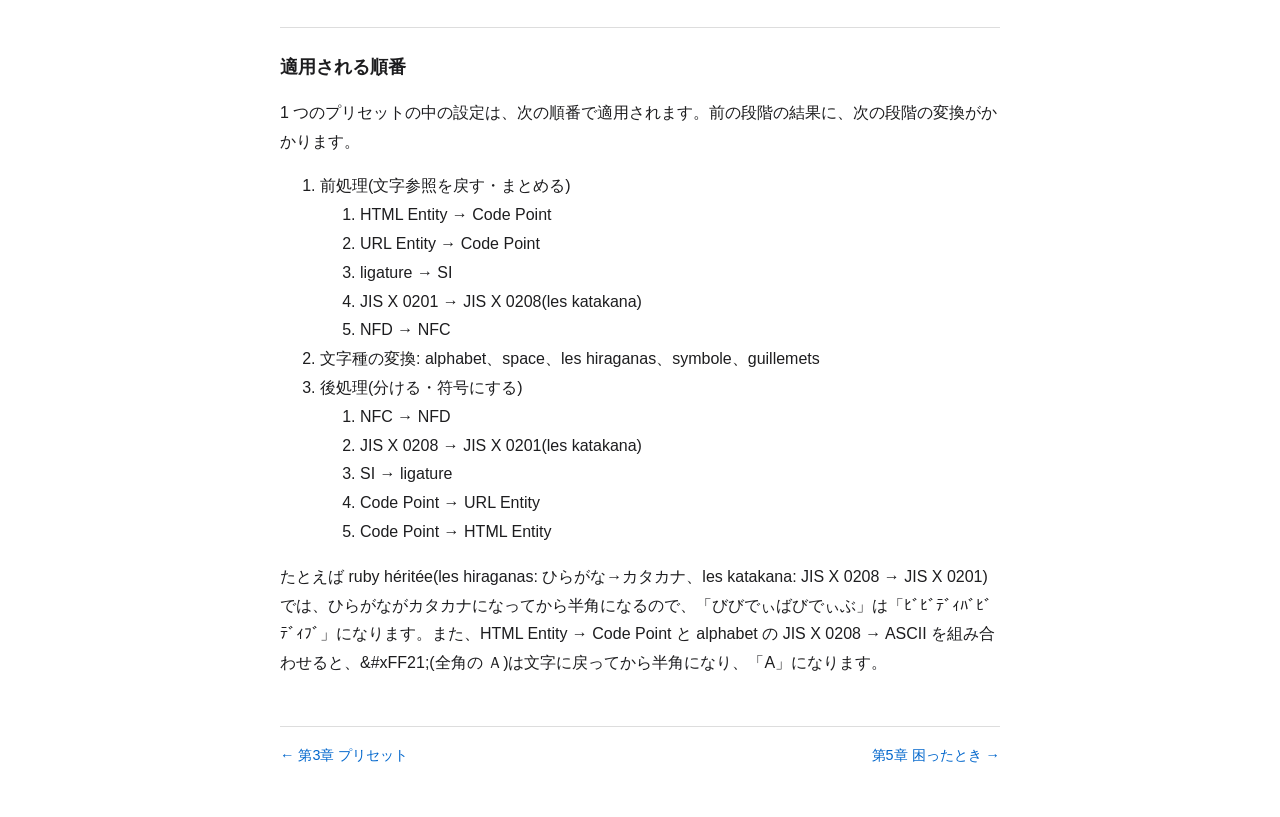
<file: docs/manual/settings.html>
<!DOCTYPE html>
<html lang="ja">
<head>
<meta charset="utf-8">
<meta name="viewport" content="width=device-width, initial-scale=1">
<title>第4章 設定リファレンス — régu 操作マニュアル</title>
<link rel="stylesheet" href="assets/manual.css">
</head>
<body>
<header class="site">
  <a class="brand" href="index.html">régu 操作マニュアル</a>
  <nav class="crumbs"><a href="index.html">目次</a> › 第4章 設定リファレンス</nav>
</header>
<main>
  <h1><span class="chapno">第4章</span>設定リファレンス</h1>
  <p class="lede">プリセットの設定画面に並ぶ変換設定の全項目です。5 つのグループに 10 項目があり、どの項目にも「preserve」(変えない)があります。新しく作ったプリセットは、すべて preserve から始まります。</p>
  <p>表記は設定画面のとおりです。例の「→」の左が変換前、右が変換後です。</p>

  <h2 id="latin">latin</h2>
  <h3 id="alphabet">alphabet</h3>
  <p>英字と数字(A〜Z・a〜z・0〜9)の全角と半角(ASCII)を変えます。記号は変えません(記号は <a href="#symbol">symbole</a>)。</p>
  <div class="tablewrap">
  <table class="spec">
    <tr><th>選択肢</th><th>内容</th><th>例</th></tr>
    <tr><td>preserve</td><td>変えない</td><td></td></tr>
    <tr><td>JIS X 0208 → ASCII</td><td>全角の英数字を半角に</td><td>ＡＢＣ１２３ → ABC123</td></tr>
    <tr><td>ASCII → JIS X 0208</td><td>半角の英数字を全角に</td><td>ABC123 → ＡＢＣ１２３</td></tr>
  </table>
  </div>

  <h3 id="accent">lettre accentuée</h3>
  <p>アクセント付きの文字を、1 文字に合成した形(NFC)と、元の文字+アクセント記号に分けた形(NFD)の間で変えます。見た目は同じでも、検索や文字数の数え方が変わることがあります。CJK 互換漢字(U+F900〜FAFF、U+2F800〜2FA1F)を含む文字は変えません。</p>
  <div class="tablewrap">
  <table class="spec">
    <tr><th>選択肢</th><th>内容</th><th>例</th></tr>
    <tr><td>preserve</td><td>変えない</td><td></td></tr>
    <tr><td>NFC → NFD</td><td>合成済みの文字を分解する</td><td>é(U+00E9)→ e + U+0301</td></tr>
    <tr><td>NFD → NFC</td><td>分解された文字を合成する</td><td>e + U+0301 → é(U+00E9)</td></tr>
  </table>
  </div>

  <h2 id="espace">espace</h2>
  <h3 id="space">space</h3>
  <p>全角スペース(U+3000)と半角スペース(U+0020)を変えます。</p>
  <div class="tablewrap">
  <table class="spec">
    <tr><th>選択肢</th><th>内容</th></tr>
    <tr><td>preserve</td><td>変えない</td></tr>
    <tr><td>U+3000 → U+0020</td><td>全角スペース 1 個を半角スペース 1 個に</td></tr>
    <tr><td>U+3000 → U+0020 × 2</td><td>全角スペース 1 個を半角スペース 2 個に</td></tr>
    <tr><td>U+0020 → U+3000</td><td>半角スペース 1 個を全角スペース 1 個に</td></tr>
    <tr><td>U+0020 × 2 → U+3000</td><td>半角スペース 2 個を全角スペース 1 個に。左から 2 個ずつ置き換え、余った 1 個は半角のまま残す(半角 3 個 → 全角 1 個+半角 1 個)</td></tr>
  </table>
  </div>

  <h2 id="kanas">les kanas</h2>
  <h3 id="katakana">les katakana</h3>
  <p>半角カナ(JIS X 0201)と全角カナ(JIS X 0208)を変えます。カナのほか、句読点・鉤括弧・中黒(。「」、・)、長音記号(ー)、濁点・半濁点(゛゜)も対象です。</p>
  <div class="tablewrap">
  <table class="spec">
    <tr><th>選択肢</th><th>内容</th><th>例</th></tr>
    <tr><td>preserve</td><td>変えない</td><td></td></tr>
    <tr><td>JIS X 0201 → JIS X 0208</td><td>半角カナを全角に。後ろの濁点・半濁点と合わせて 1 文字にできるものは 1 文字にする</td><td>ｶﾞｯｺｳ → ガッコウ<br>ｳﾞ → ヴ<br>ｰ → ー<br>｢｣ → 「」</td></tr>
    <tr><td>JIS X 0208 → JIS X 0201</td><td>全角カナを半角に。濁音・半濁音は文字と ﾞ ﾟ に分ける。半角の形が無い文字(ヮ ヵ ヶ ヰ ヱ など)はそのまま</td><td>ガッコウ → ｶﾞｯｺｳ<br>ー → ｰ<br>「」 → ｢｣</td></tr>
  </table>
  </div>

  <h3 id="hiragana">les hiraganas</h3>
  <p>ひらがなとカタカナ(全角)を変えます。長音記号(ー)、ヷ〜ヺ、半角カナは変えません。</p>
  <div class="tablewrap">
  <table class="spec">
    <tr><th>選択肢</th><th>内容</th><th>例</th></tr>
    <tr><td>preserve</td><td>変えない</td><td></td></tr>
    <tr><td>カタカナ→ひらがな</td><td>カタカナをひらがなに</td><td>カタカナー → かたかなー</td></tr>
    <tr><td>ひらがな→カタカナ</td><td>ひらがなをカタカナに</td><td>ひらがな → ヒラガナ</td></tr>
    <tr><td>ひらがな↔カタカナ</td><td>ひらがなとカタカナを入れ替える</td><td>ひらカタ → ヒラかた</td></tr>
  </table>
  </div>

  <h2 id="symbole">symbole</h2>
  <h3 id="symbol">symbole</h3>
  <p>全角の記号と ASCII の記号を変えます。英字・数字とスペースは変えません(英数字は <a href="#alphabet">alphabet</a>、スペースは <a href="#space">space</a>)。CP932(〜0x7f) の選択肢は、0x5C を ¥、0x7E を ‾ として扱う Windows の文字コードに合わせ、￥ と \、￣ と ~ を対応させます。</p>
  <div class="tablewrap">
  <table class="spec">
    <tr><th>選択肢</th><th>内容</th><th>例</th></tr>
    <tr><td>preserve</td><td>変えない</td><td></td></tr>
    <tr><td>JIS X 0208 → ASCII</td><td>全角の記号を ASCII に</td><td>（！？） → (!?)<br>＼～ → \~</td></tr>
    <tr><td>JIS X 0208 → CP932(〜0x7f)</td><td>上と同じに加えて、￥ を \ に、￣ を ~ に</td><td>￥￣ → \~</td></tr>
    <tr><td>ASCII → JIS X 0208</td><td>ASCII の記号を全角に</td><td>(!?) → （！？）<br>\~ → ＼～</td></tr>
    <tr><td>CP932(〜0x7f) → JIS X 0208</td><td>上と同じだが、\ を ￥ に、~ を ￣ にする</td><td>\~ → ￥￣</td></tr>
  </table>
  </div>

  <h3 id="guillemets">guillemets</h3>
  <div class="tablewrap">
  <table class="spec">
    <tr><th>選択肢</th><th>内容</th><th>例</th></tr>
    <tr><td>preserve</td><td>変えない</td><td></td></tr>
    <tr><td>「」→『』</td><td>かぎ括弧を二重かぎ括弧に</td><td>「予約」 → 『予約』</td></tr>
    <tr><td>『』→「」</td><td>二重かぎ括弧をかぎ括弧に</td><td>『予約』 → 「予約」</td></tr>
  </table>
  </div>

  <h3 id="unit">unit</h3>
  <p>単位を 1 文字にまとめた組文字(㎏ ㎝ ㎡ など)と、英字の表記を変えます。対象は SI 単位などの組文字(㎎ ㎏ ㎜ ㎝ ㎞ ㎡ ㏄ ㎖ ㎐ ㎾ ㎃ ㎈ ㎳ ㍱ ㏈ ㎛ ㏖ など)です。㏒ ㏑ のような SI でない組文字と、㌔ のようなカタカナの組文字は変えません。</p>
  <div class="tablewrap">
  <table class="spec">
    <tr><th>選択肢</th><th>内容</th><th>例</th></tr>
    <tr><td>preserve</td><td>変えない</td><td></td></tr>
    <tr><td>ligature → SI</td><td>組文字を英字の表記に。べき乗は上付き文字(² ³)にする</td><td>㎏ → kg<br>㎡ → m²<br>㏄ → cc</td></tr>
    <tr><td>SI → ligature</td><td>英字の表記を組文字に。半角数字の直後(間に半角スペース 1 個までは可)にある単位だけを変える。後ろに英字が続くときは変えない。m2 のように 2 3 で書いたべき乗も対象</td><td>20kg → 20㎏<br>10 mm → 10 ㎜<br>5m2 → 5㎡<br>3kgs → 3kgs(変えない)</td></tr>
  </table>
  </div>

  <h2 id="entity">Entity</h2>
  <h3 id="html-entity">HTML Entity</h3>
  <div class="tablewrap">
  <table class="spec">
    <tr><th>選択肢</th><th>内容</th><th>例</th></tr>
    <tr><td>preserve</td><td>変えない</td><td></td></tr>
    <tr><td>HTML Entity → Code Point</td><td>HTML の文字参照を文字に。名前(HTML 4.01 の 252 個と &amp;apos;)と、10 進・16 進の数値で書いたものが対象。1 回だけ置き換えるので、&amp;amp;lt; は &amp;lt; になる。知らない名前や ; の無いものはそのまま</td><td>&amp;lt;b&amp;gt; → &lt;b&gt;<br>&amp;eacute; → é<br>&amp;#233; → é<br>&amp;#xE9; → é</td></tr>
    <tr><td>Code Point → HTML Entity</td><td>&amp; &lt; &gt; " ' の 5 文字だけを文字参照に。ほかの文字は変えない</td><td>&lt;a href="x"&gt; → &amp;lt;a href=&amp;quot;x&amp;quot;&amp;gt;</td></tr>
  </table>
  </div>

  <h3 id="url-entity">URL entity</h3>
  <div class="tablewrap">
  <table class="spec">
    <tr><th>選択肢</th><th>内容</th><th>例</th></tr>
    <tr><td>preserve</td><td>変えない</td><td></td></tr>
    <tr><td>URL Entity → Code Point</td><td>%XX の表記を UTF-8 として文字に戻す。UTF-8 として正しくない部分は %XX のまま残す。+ は空白にしない</td><td>%C3%A9 → é<br>a+b → a+b(変えない)</td></tr>
    <tr><td>Code Point → URL Entity</td><td>ASCII 以外の文字だけを UTF-8 の %XX に。ASCII の文字(: / ? &amp; = や空白を含む)は変えない</td><td>café → caf%C3%A9</td></tr>
  </table>
  </div>

  <h2 id="order">適用される順番</h2>
  <p>1 つのプリセットの中の設定は、次の順番で適用されます。前の段階の結果に、次の段階の変換がかかります。</p>
  <ol>
    <li>前処理(文字参照を戻す・まとめる)
      <ol>
        <li>HTML Entity → Code Point</li>
        <li>URL Entity → Code Point</li>
        <li>ligature → SI</li>
        <li>JIS X 0201 → JIS X 0208(les katakana)</li>
        <li>NFD → NFC</li>
      </ol>
    </li>
    <li>文字種の変換: alphabet、space、les hiraganas、symbole、guillemets</li>
    <li>後処理(分ける・符号にする)
      <ol>
        <li>NFC → NFD</li>
        <li>JIS X 0208 → JIS X 0201(les katakana)</li>
        <li>SI → ligature</li>
        <li>Code Point → URL Entity</li>
        <li>Code Point → HTML Entity</li>
      </ol>
    </li>
  </ol>
  <p>たとえば ruby héritée(les hiraganas: ひらがな→カタカナ、les katakana: JIS X 0208 → JIS X 0201)では、ひらがながカタカナになってから半角になるので、「びびでぃばびでぃぶ」は「ﾋﾞﾋﾞﾃﾞｨﾊﾞﾋﾞﾃﾞｨﾌﾞ」になります。また、HTML Entity → Code Point と alphabet の JIS X 0208 → ASCII を組み合わせると、&amp;#xFF21;(全角の Ａ)は文字に戻ってから半角になり、「A」になります。</p>
</main>
<footer class="pager">
  <a class="prev" href="presets.html">← 第3章 プリセット</a>
  <a class="next" href="trouble.html">第5章 困ったとき →</a>
</footer>
</body>
</html>
</file>
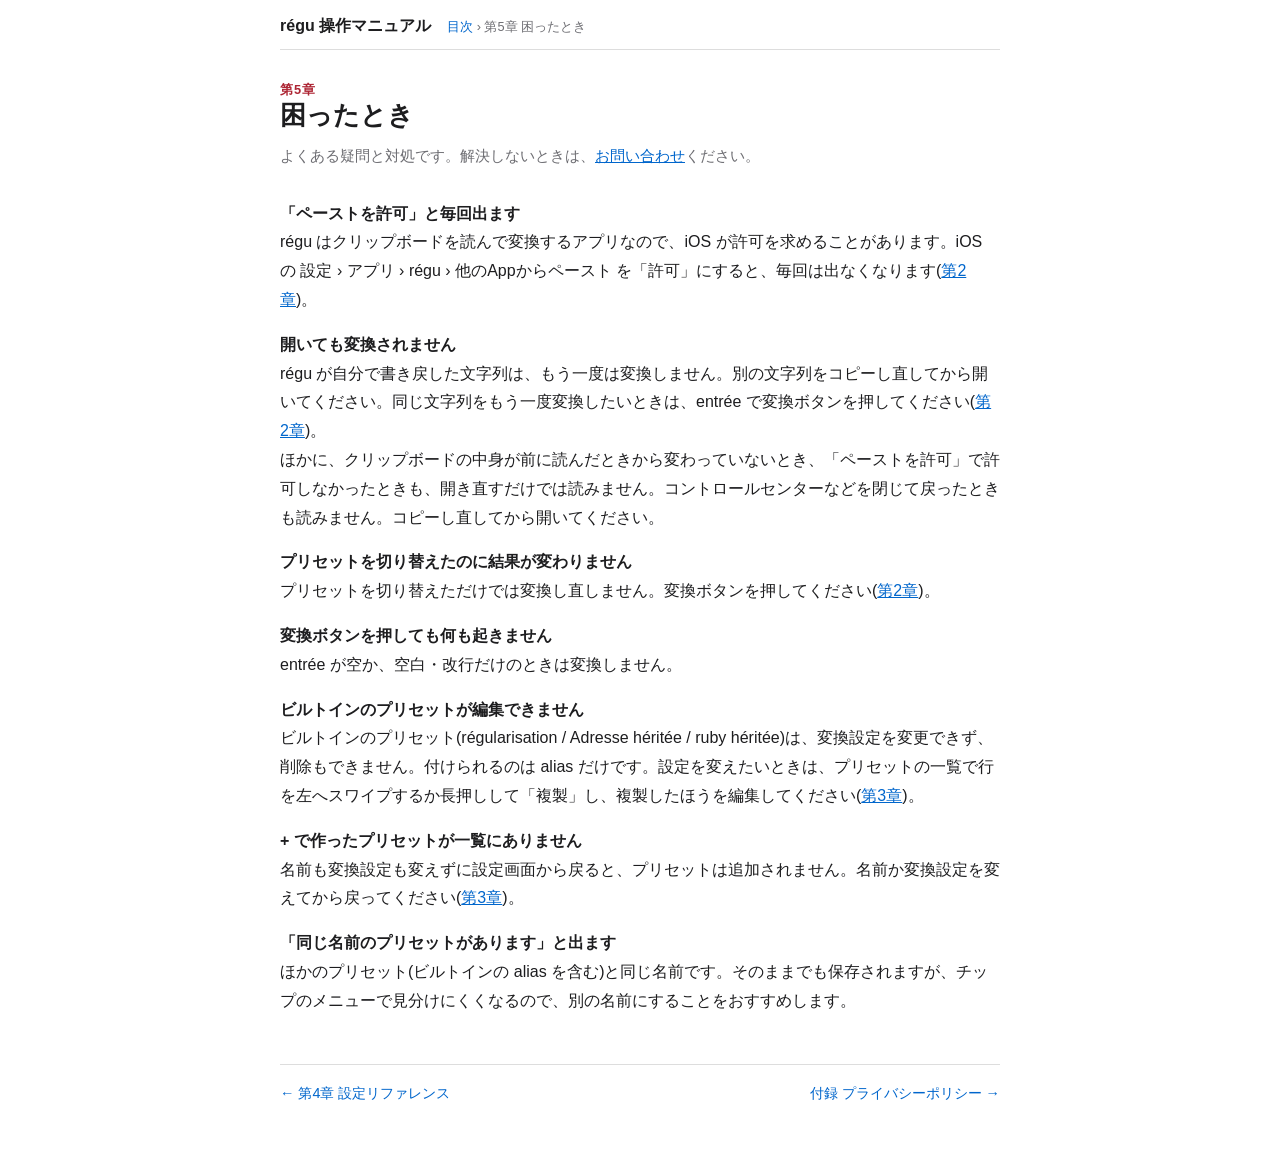
<file: docs/manual/trouble.html>
<!DOCTYPE html>
<html lang="ja">
<head>
<meta charset="utf-8">
<meta name="viewport" content="width=device-width, initial-scale=1">
<title>第5章 困ったとき — régu 操作マニュアル</title>
<link rel="stylesheet" href="assets/manual.css">
</head>
<body>
<header class="site">
  <a class="brand" href="index.html">régu 操作マニュアル</a>
  <nav class="crumbs"><a href="index.html">目次</a> › 第5章 困ったとき</nav>
</header>
<main>
  <h1><span class="chapno">第5章</span>困ったとき</h1>
  <p class="lede">よくある疑問と対処です。解決しないときは、<a href="index.html#contact">お問い合わせ</a>ください。</p>

  <dl>
    <dt id="paste">「ペーストを許可」と毎回出ます</dt>
    <dd>régu はクリップボードを読んで変換するアプリなので、iOS が許可を求めることがあります。iOS の 設定 › アプリ › régu › 他のAppからペースト を「許可」にすると、毎回は出なくなります(<a href="basics.html#paste">第2章</a>)。</dd>

    <dt id="not-converted">開いても変換されません</dt>
    <dd>régu が自分で書き戻した文字列は、もう一度は変換しません。別の文字列をコピーし直してから開いてください。同じ文字列をもう一度変換したいときは、entrée で変換ボタンを押してください(<a href="basics.html#own-output">第2章</a>)。<br>
    ほかに、クリップボードの中身が前に読んだときから変わっていないとき、「ペーストを許可」で許可しなかったときも、開き直すだけでは読みません。コントロールセンターなどを閉じて戻ったときも読みません。コピーし直してから開いてください。</dd>

    <dt id="switch">プリセットを切り替えたのに結果が変わりません</dt>
    <dd>プリセットを切り替えただけでは変換し直しません。変換ボタンを押してください(<a href="basics.html#convert">第2章</a>)。</dd>

    <dt id="button">変換ボタンを押しても何も起きません</dt>
    <dd>entrée が空か、空白・改行だけのときは変換しません。</dd>

    <dt id="builtin">ビルトインのプリセットが編集できません</dt>
    <dd>ビルトインのプリセット(régularisation / Adresse héritée / ruby héritée)は、変換設定を変更できず、削除もできません。付けられるのは alias だけです。設定を変えたいときは、プリセットの一覧で行を左へスワイプするか長押しして「複製」し、複製したほうを編集してください(<a href="presets.html#duplicate">第3章</a>)。</dd>

    <dt id="new-missing">+ で作ったプリセットが一覧にありません</dt>
    <dd>名前も変換設定も変えずに設定画面から戻ると、プリセットは追加されません。名前か変換設定を変えてから戻ってください(<a href="presets.html#new">第3章</a>)。</dd>

    <dt id="same-name">「同じ名前のプリセットがあります」と出ます</dt>
    <dd>ほかのプリセット(ビルトインの alias を含む)と同じ名前です。そのままでも保存されますが、チップのメニューで見分けにくくなるので、別の名前にすることをおすすめします。</dd>
  </dl>
</main>
<footer class="pager">
  <a class="prev" href="settings.html">← 第4章 設定リファレンス</a>
  <a class="next" href="../privacy.html">付録 プライバシーポリシー →</a>
</footer>
</body>
</html>
</file>
<file: docs/site.css>
:root {
  color-scheme: light dark;
  --fg: #1d1d1f;
  --bg: #ffffff;
  --muted: #6e6e73;
  --link: #0066cc;
}
@media (prefers-color-scheme: dark) {
  :root {
    --fg: #f5f5f7;
    --bg: #1c1c1e;
    --muted: #a1a1a6;
    --link: #4da3ff;
  }
}
body {
  margin: 0;
  background: var(--bg);
  color: var(--fg);
  font: 16px/1.7 -apple-system, BlinkMacSystemFont, "Hiragino Sans", sans-serif;
}
header {
  padding: 12px 16px;
  border-bottom: 1px solid color-mix(in srgb, var(--fg) 15%, transparent);
  font-weight: 600;
}
main {
  max-width: 720px;
  margin: 0 auto;
  padding: 8px 16px 48px;
}
a {
  color: var(--link);
}
h1 {
  font-size: 1.6em;
}
h2 {
  font-size: 1.15em;
  margin-top: 1.6em;
}
dt {
  font-weight: 600;
}
dd {
  margin: 0 0 1em;
}
hr {
  margin: 48px 0;
  border: none;
  border-top: 1px solid color-mix(in srgb, var(--fg) 15%, transparent);
}
.date {
  color: var(--muted);
}
</file>
<file: docs/manual/assets/manual.css>
/* régu 操作マニュアル 共有スタイル
   色と文字は docs/site.css に合わせる。見出しの章番号・note はアプリの朱(Theme.accent)を使う */
:root {
  color-scheme: light dark;
  --fg: #1d1d1f;
  --bg: #ffffff;
  --muted: #6e6e73;
  --link: #0066cc;
  --line: color-mix(in srgb, var(--fg) 15%, transparent);
  --card: #f6f4f0;
  --accent: #ad2533;
  --note-bg: #f6f4f0;
}
@media (prefers-color-scheme: dark) {
  :root {
    --fg: #f5f5f7;
    --bg: #1c1c1e;
    --muted: #a1a1a6;
    --link: #4da3ff;
    --card: #2a2a2c;
    --accent: #f0707e;
    --note-bg: #2a2a2c;
  }
}
* { box-sizing: border-box; }
body {
  margin: 0;
  padding: 0 16px 48px;
  background: var(--bg);
  color: var(--fg);
  font: 16px/1.8 -apple-system, BlinkMacSystemFont, "Hiragino Sans", sans-serif;
}
main { max-width: 720px; margin: 0 auto; }
a { color: var(--link); }
/* ---------- ヘッダとページ送り ---------- */
header.site {
  max-width: 720px; margin: 0 auto; padding: 12px 0 8px;
  display: flex; flex-wrap: wrap; align-items: baseline; gap: .3em 1em;
  border-bottom: 1px solid var(--line);
}
header.site .brand { font-weight: 600; color: var(--fg); text-decoration: none; }
header.site .crumbs { font-size: .8rem; color: var(--muted); }
header.site .crumbs a { text-decoration: none; }
footer.pager {
  max-width: 720px; margin: 48px auto 0; padding-top: 16px;
  border-top: 1px solid var(--line);
  display: flex; justify-content: space-between; gap: 1em;
  font-size: .9rem;
}
footer.pager a { text-decoration: none; }
footer.pager a:hover { text-decoration: underline; }
footer.pager .spacer { flex: 1; }
/* ---------- 見出し・本文 ---------- */
h1 { font-size: 1.6em; line-height: 1.4; margin: 1.2em 0 .3em; }
h1 .chapno {
  display: block; font-size: .5em; font-weight: 600; color: var(--accent);
  letter-spacing: .08em;
}
.lede { color: var(--muted); font-size: .95rem; margin: 0 0 2em; }
h2 {
  font-size: 1.15em; margin: 2.4em 0 .4em; padding-top: 1.2em;
  border-top: 1px solid var(--line);
}
h3 { font-size: 1em; margin: 1.8em 0 .3em; }
code { font-family: ui-monospace, SFMono-Regular, Menlo, monospace; font-size: .9em; }
.note {
  background: var(--note-bg); border-left: 3px solid var(--accent);
  border-radius: 8px; padding: .8em 1em; font-size: .9rem; margin: 1.2em 0;
}
dt { font-weight: 600; }
dd { margin: 0 0 1em; }
/* ---------- 表 ---------- */
.tablewrap { overflow-x: auto; }
table.spec { border-collapse: collapse; font-size: .9rem; width: 100%; margin: 1em 0; }
table.spec th, table.spec td {
  border: 1px solid var(--line); padding: .4em .7em; text-align: left; vertical-align: top;
}
table.spec th { background: var(--card); font-weight: 600; white-space: nowrap; }
/* ---------- 図 ---------- */
figure { margin: 1.2em 0; text-align: center; }
figure img {
  display: block; width: 100%; max-width: 280px; height: auto; margin: 0 auto;
  border: 1px solid var(--line); border-radius: 14px;
}
figcaption { font-size: .8rem; color: var(--muted); margin-top: .5em; }
.shots {
  display: grid; grid-template-columns: repeat(auto-fill, minmax(200px, 1fr));
  gap: 16px; margin: 1.2em 0; align-items: start;
}
.shots figure { margin: 0; }
/* ---------- 目次 ---------- */
ol.toc { list-style: none; padding: 0; margin: 1.5em 0; display: grid; gap: 10px; }
ol.toc li a {
  display: block; padding: .7em 1em; border: 1px solid var(--line); border-radius: 12px;
  color: var(--fg); text-decoration: none;
}
ol.toc li a:hover { border-color: var(--accent); }
ol.toc .no { font-size: .75rem; font-weight: 700; color: var(--accent); letter-spacing: .06em; }
ol.toc .t { display: block; font-weight: 700; }
ol.toc .d { display: block; font-size: .85rem; color: var(--muted); }
</file>
